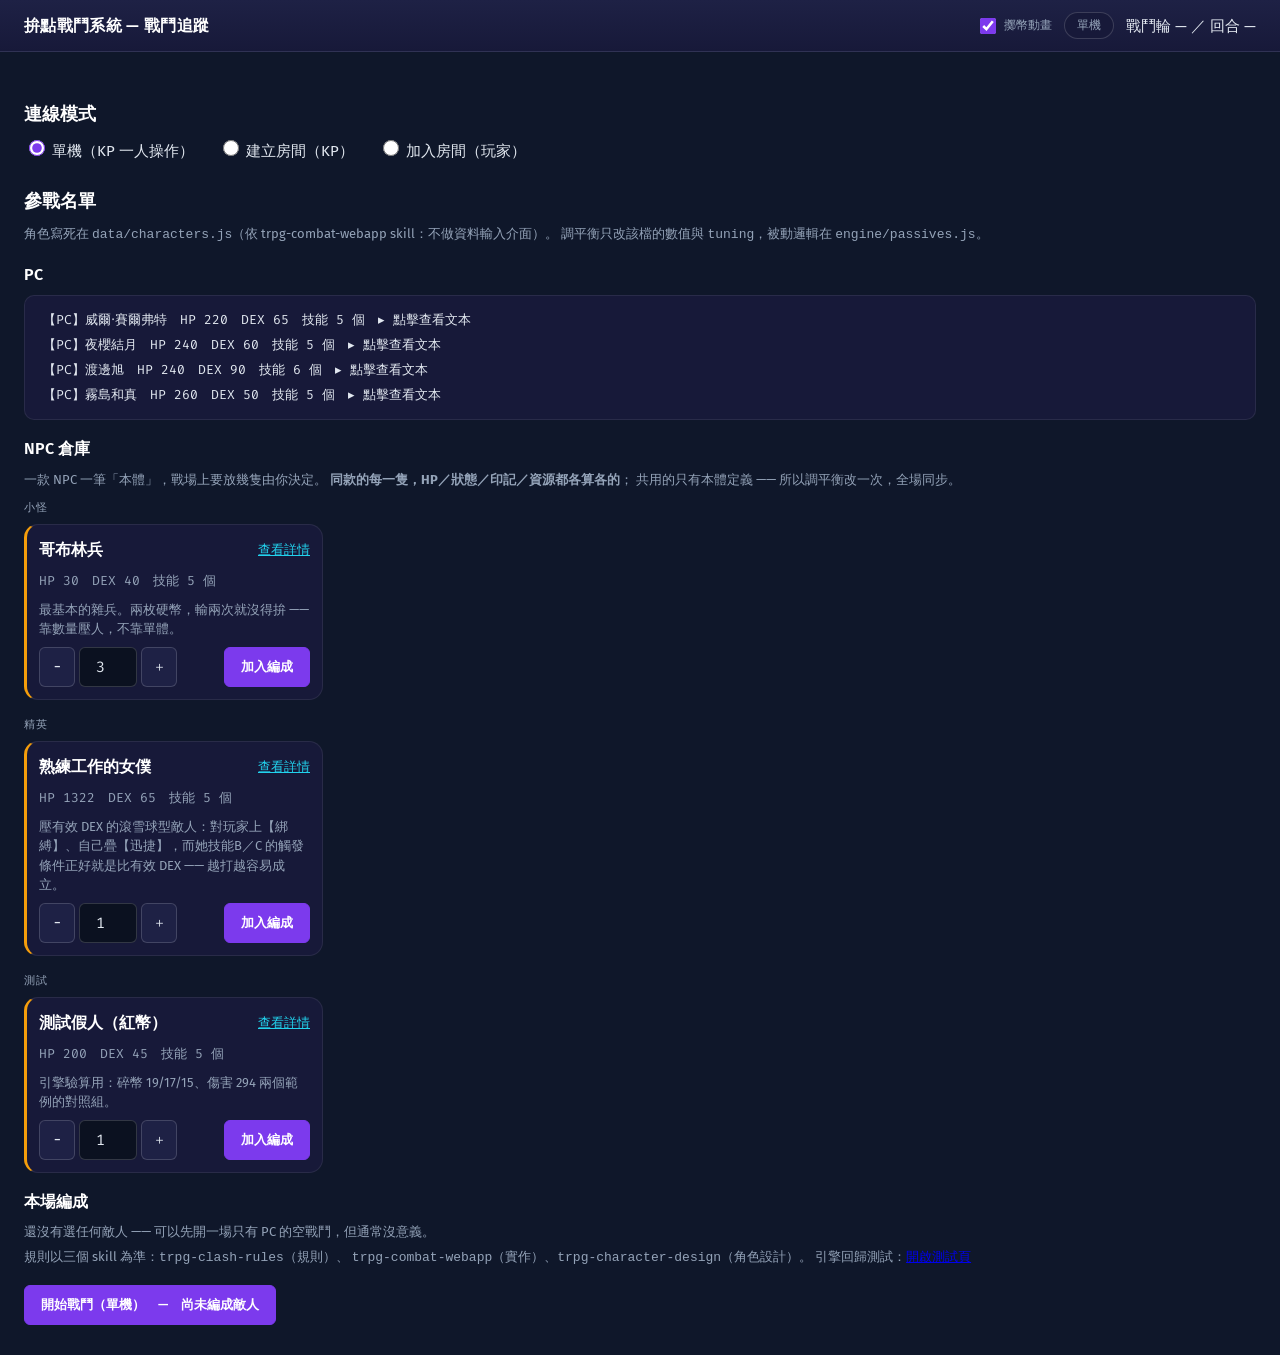
<file: index.html>
<!DOCTYPE html>
<html lang="zh-Hant">
<head>
<meta charset="UTF-8">
<meta name="viewport" content="width=device-width, initial-scale=1.0">
<title>拚點戰鬥系統 — 戰鬥追蹤工具</title>
<link rel="stylesheet" href="style.css">
</head>
<body>
<header>
  <h1>拚點戰鬥系統 — 戰鬥追蹤</h1>
  <div class="header-right">
    <label class="anim-toggle" title="關掉之後，擲硬幣直接算完不演動畫">
      <input type="checkbox" id="animToggle" checked> 擲幣動畫
    </label>
    <span id="connState" class="conn-state">單機</span>
    <span id="turnIndicator">戰鬥輪 — ／ 回合 —</span>
  </div>
</header>

<main>
  <!-- ============ 設定畫面 ============ -->
  <section id="setupScreen">
    <h2>連線模式</h2>
    <div class="row" id="modeRow">
      <label><input type="radio" name="mode" value="solo" checked> 單機（KP 一人操作）</label>
      <label><input type="radio" name="mode" value="kp"> 建立房間（KP）</label>
      <label><input type="radio" name="mode" value="player"> 加入房間（玩家）</label>
    </div>
    <p class="hint hidden" id="syncWarn" style="color:var(--warn);">
      未偵測到 Firebase 設定（js/firebase-config.js 的 databaseURL 為空）→ 連線模式停用，單機照常可用。
    </p>

    <div id="kpRow" class="row hidden">
      <span>房號：</span><span id="roomCode" class="roomcode">————</span>
      <button type="button" id="genRoomBtn">產生房號</button>
      <span class="hint">把房號告訴玩家；正式狀態只有 KP 能寫（KP 端權威）。</span>
    </div>

    <div id="joinRow" class="hidden">
      <div class="row">
        <input type="text" id="joinCode" placeholder="房號" maxlength="8" style="width:110px; text-transform:uppercase;" aria-label="房號">
        <input type="text" id="joinName" placeholder="你的暱稱" style="width:130px;" aria-label="暱稱">
        <button type="button" id="joinBtn" class="primary">加入房間</button>
      </div>
      <div id="joinStatus" class="hint"></div>
    </div>

    <div id="soloRow">
      <h2>參戰名單</h2>
      <p class="hint">
        角色寫死在 <code>data/characters.js</code>（依 trpg-combat-webapp skill：不做資料輸入介面）。
        調平衡只改該檔的數值與 <code>tuning</code>，被動邏輯在 <code>engine/passives.js</code>。
      </p>

      <h3>PC</h3>
      <div id="rosterPreview" class="roster-preview"></div>
      <p class="hint" id="pcPending" style="color:var(--warn);"></p>

      <h3>NPC 倉庫</h3>
      <p class="hint">
        一款 NPC 一筆「本體」，戰場上要放幾隻由你決定。
        <strong>同款的每一隻，HP／狀態／印記／資源都各算各的</strong>；
        共用的只有本體定義 —— 所以調平衡改一次，全場同步。
      </p>
      <div id="npcLibrary"></div>

      <h3>本場編成</h3>
      <div id="npcLineup"></div>
      <p class="hint">
        規則以三個 skill 為準：<code>trpg-clash-rules</code>（規則）、
        <code>trpg-combat-webapp</code>（實作）、<code>trpg-character-design</code>（角色設計）。
        引擎回歸測試：<a href="tests/" target="_blank" rel="noopener">開啟測試頁</a>
      </p>
    </div>

    <div class="row" style="margin-top:16px;">
      <button type="button" id="startBtn" class="primary" style="min-width:220px;">開始戰鬥（單機）</button>
    </div>
  </section>

  <!-- ============ 戰鬥畫面 ============ -->
  <section id="battleScreen" class="hidden">
    <div class="row">
      <button type="button" id="backBtn">← 回設定</button>
      <div id="phaseTitle" class="phase-indicator">階段一・回合開始</div>
    </div>

    <div id="turnOrder" class="turn-order"></div>
    <div id="playerRoster" class="row"></div>
    <div id="panels" class="entity-panels"></div>
    <div id="actionArea" class="phase-action"></div>

    <h3>事件紀錄</h3>
    <div id="eventLog" class="battle-log" aria-live="polite"></div>
  </section>
</main>

<!-- Firebase SDK 用到才動態載入（見 js/sync.js）；離線或未設定時單機照常可用 -->
<script src="js/firebase-config.js"></script>
<script src="js/sync.js"></script>

<!-- 引擎（純計算，無 DOM 依賴）-->
<script src="engine/states.js"></script>
<script src="engine/effects.js"></script>
<script src="engine/clash.js"></script>
<script src="engine/damage.js"></script>
<script src="engine/passives.js"></script>
<script src="engine/turn.js"></script>

<!-- 角色資料（唯一的改平衡處）-->
<script src="data/characters.js"></script>

<!-- UI -->
<script src="ui/panels.js"></script>
<script src="ui/detail.js"></script>
<script src="ui/library.js"></script>
<script src="ui/coins.js"></script>
<script src="ui/battle.js"></script>
<script src="ui/app.js"></script>
</body>
</html>
</file>
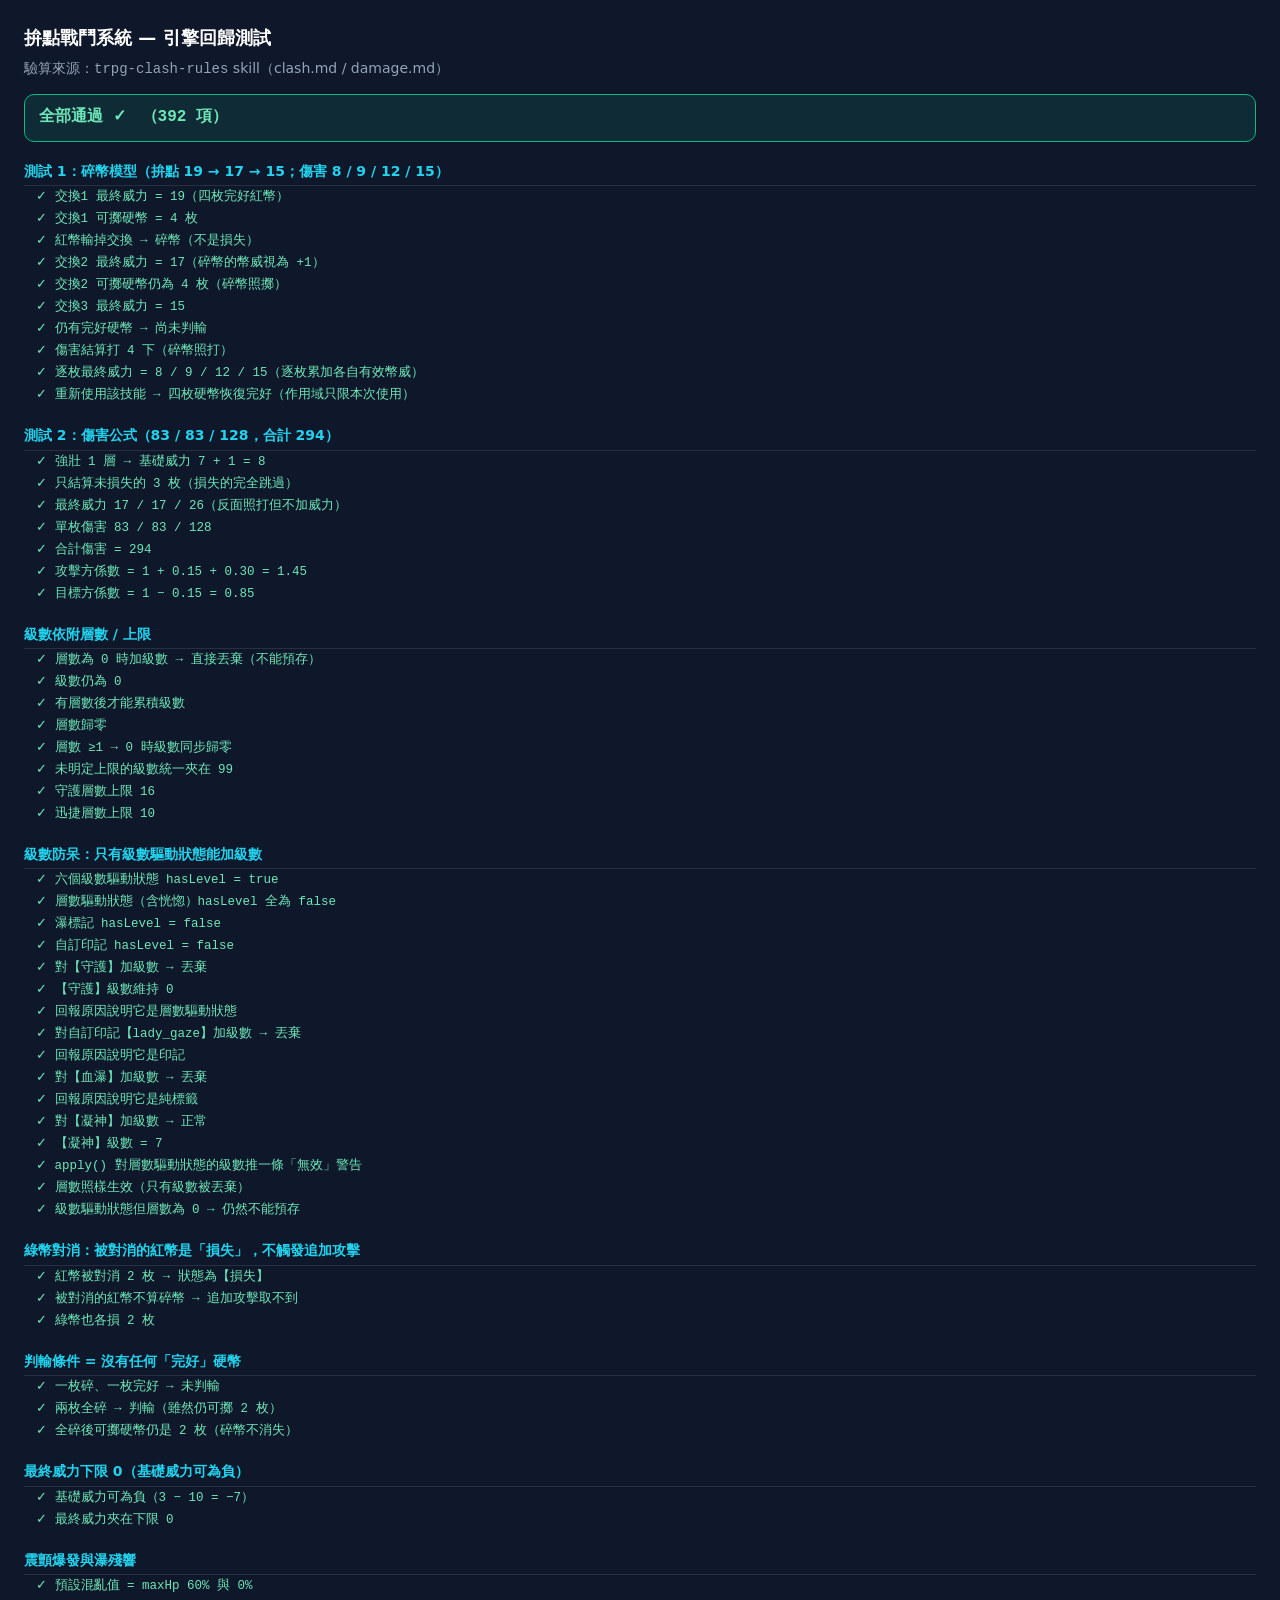
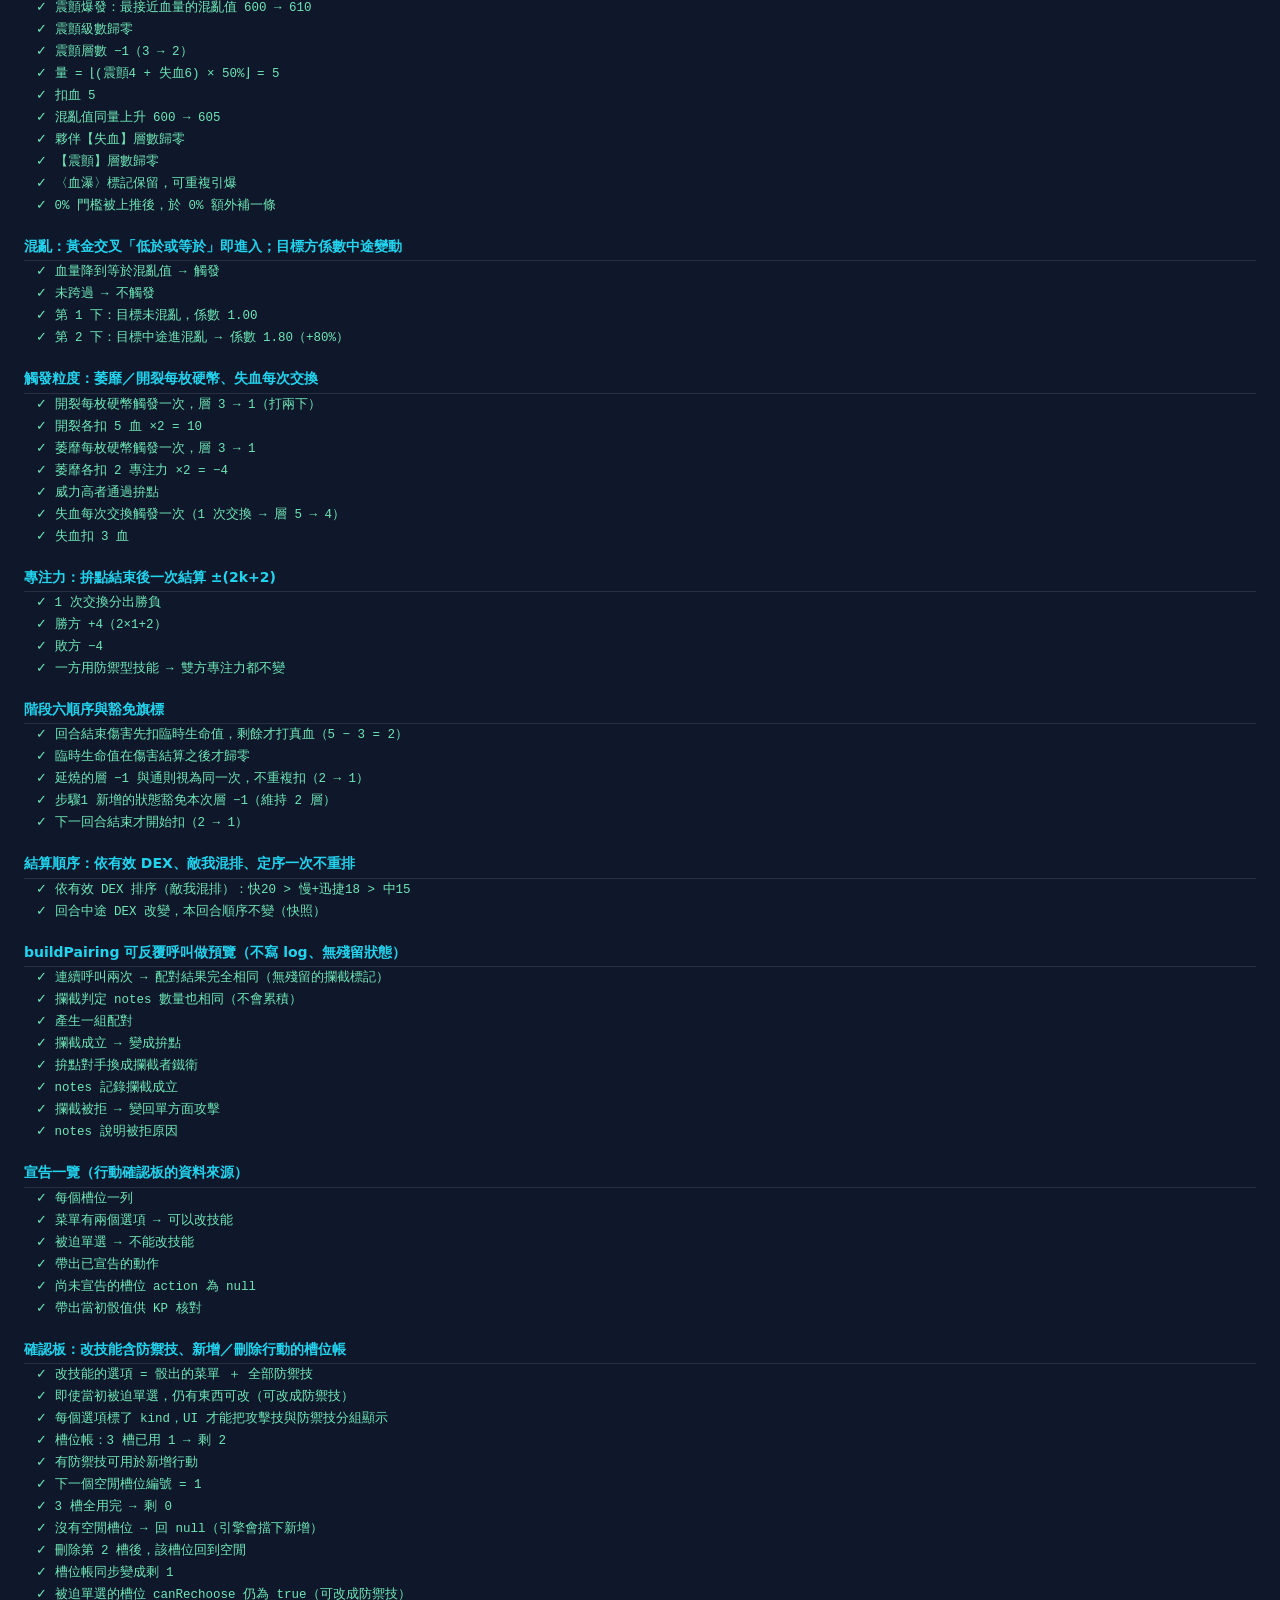
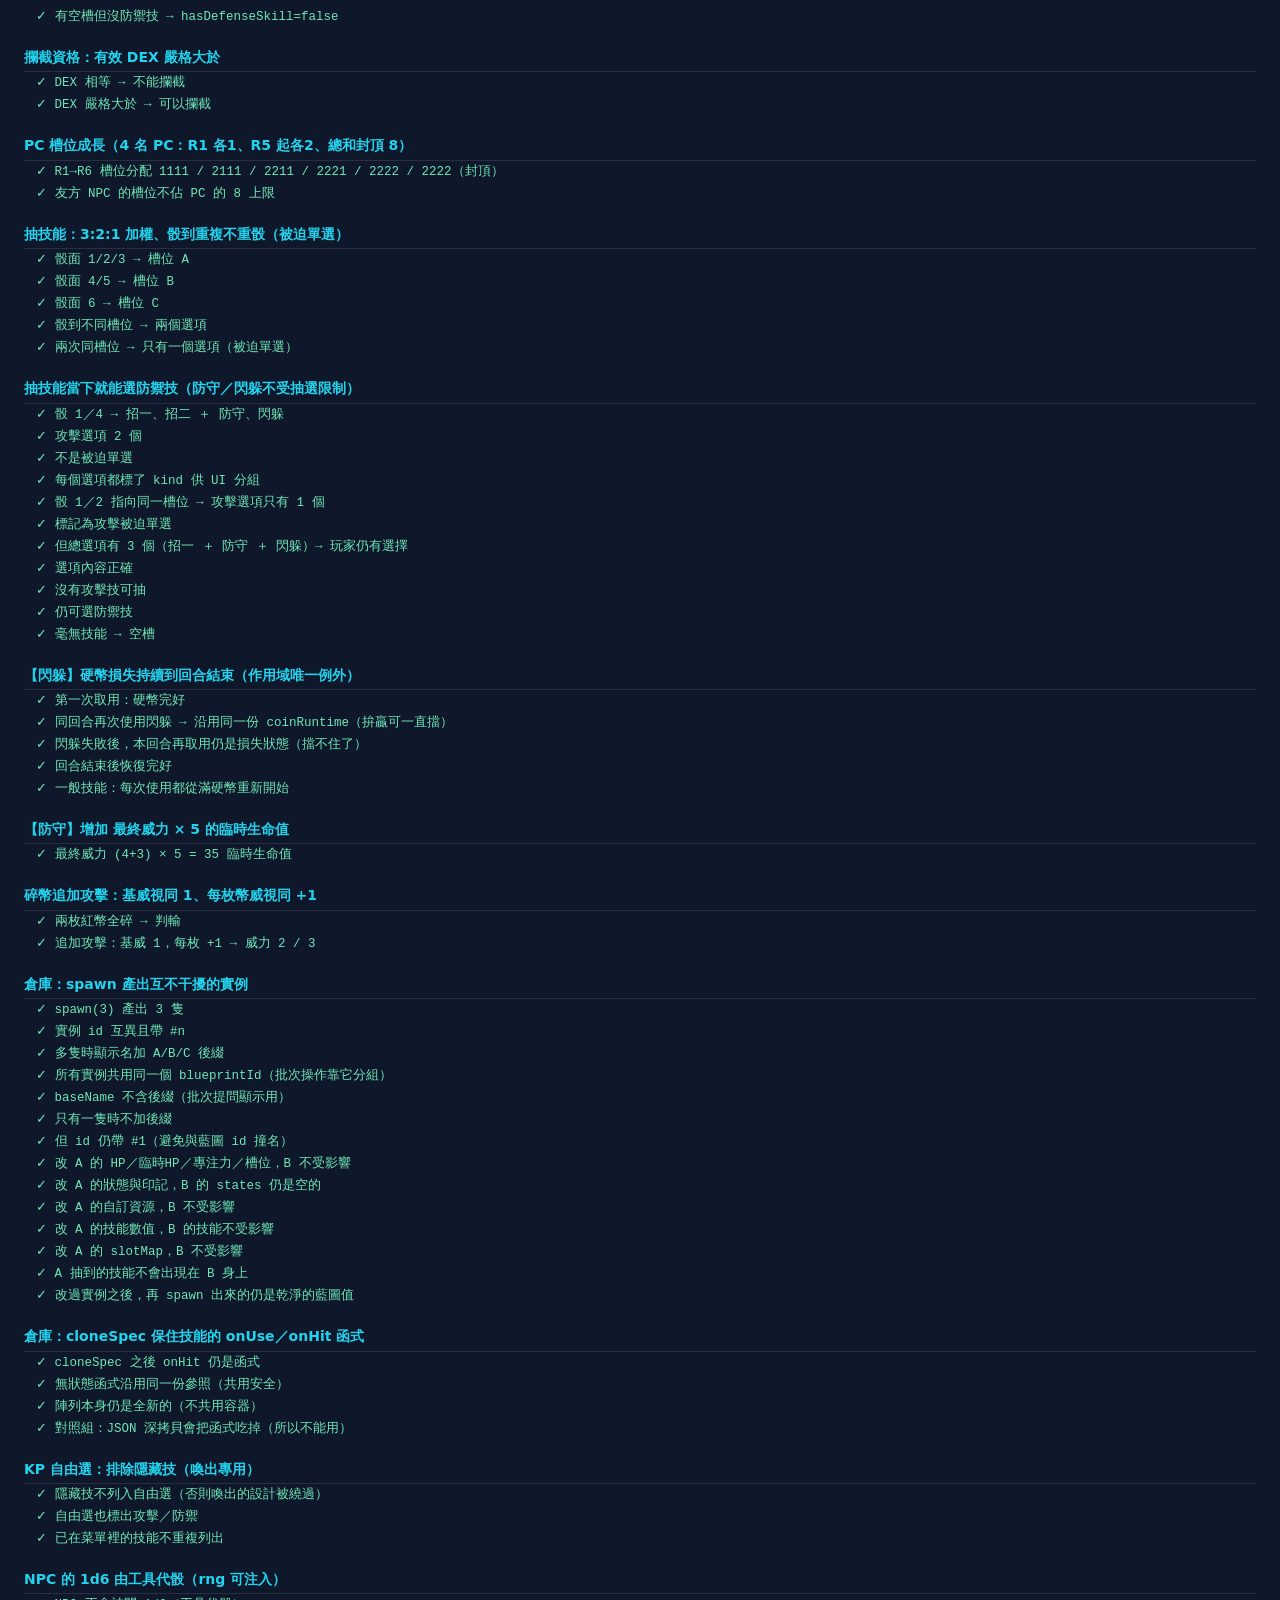
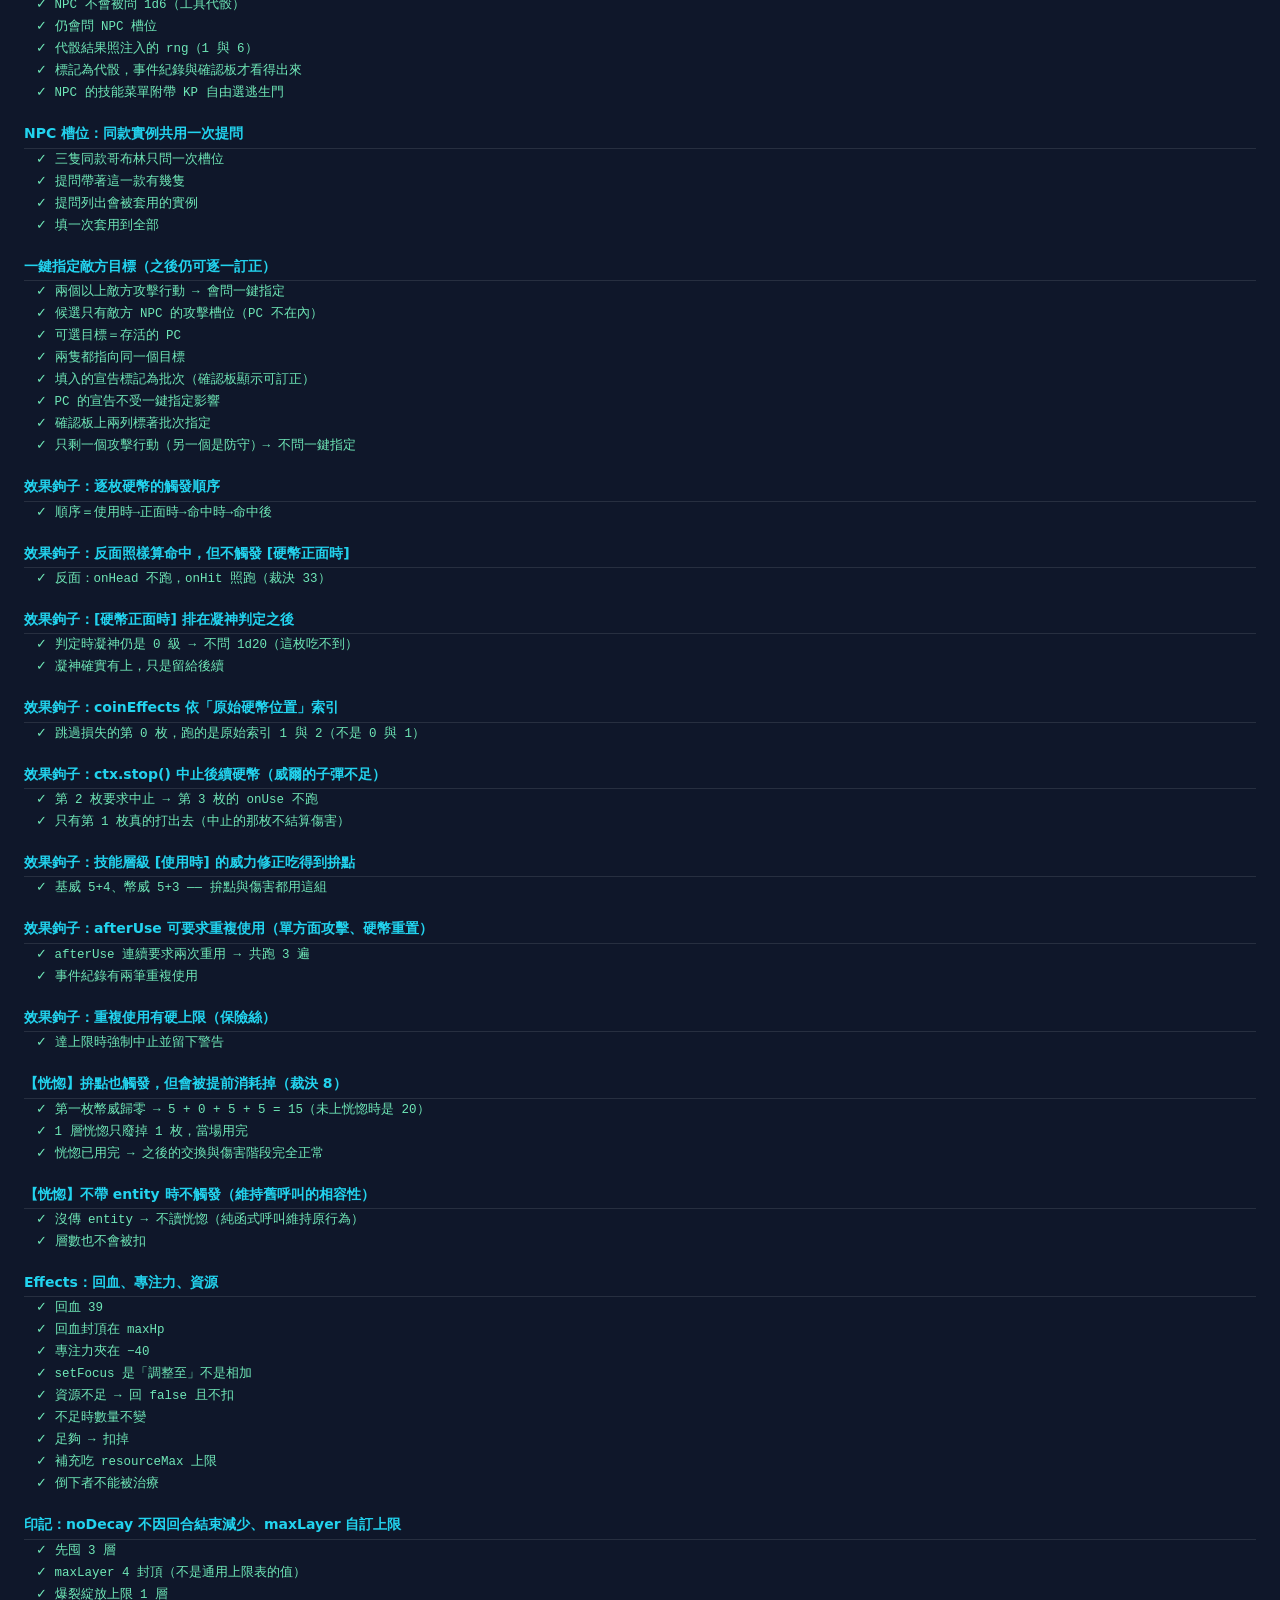
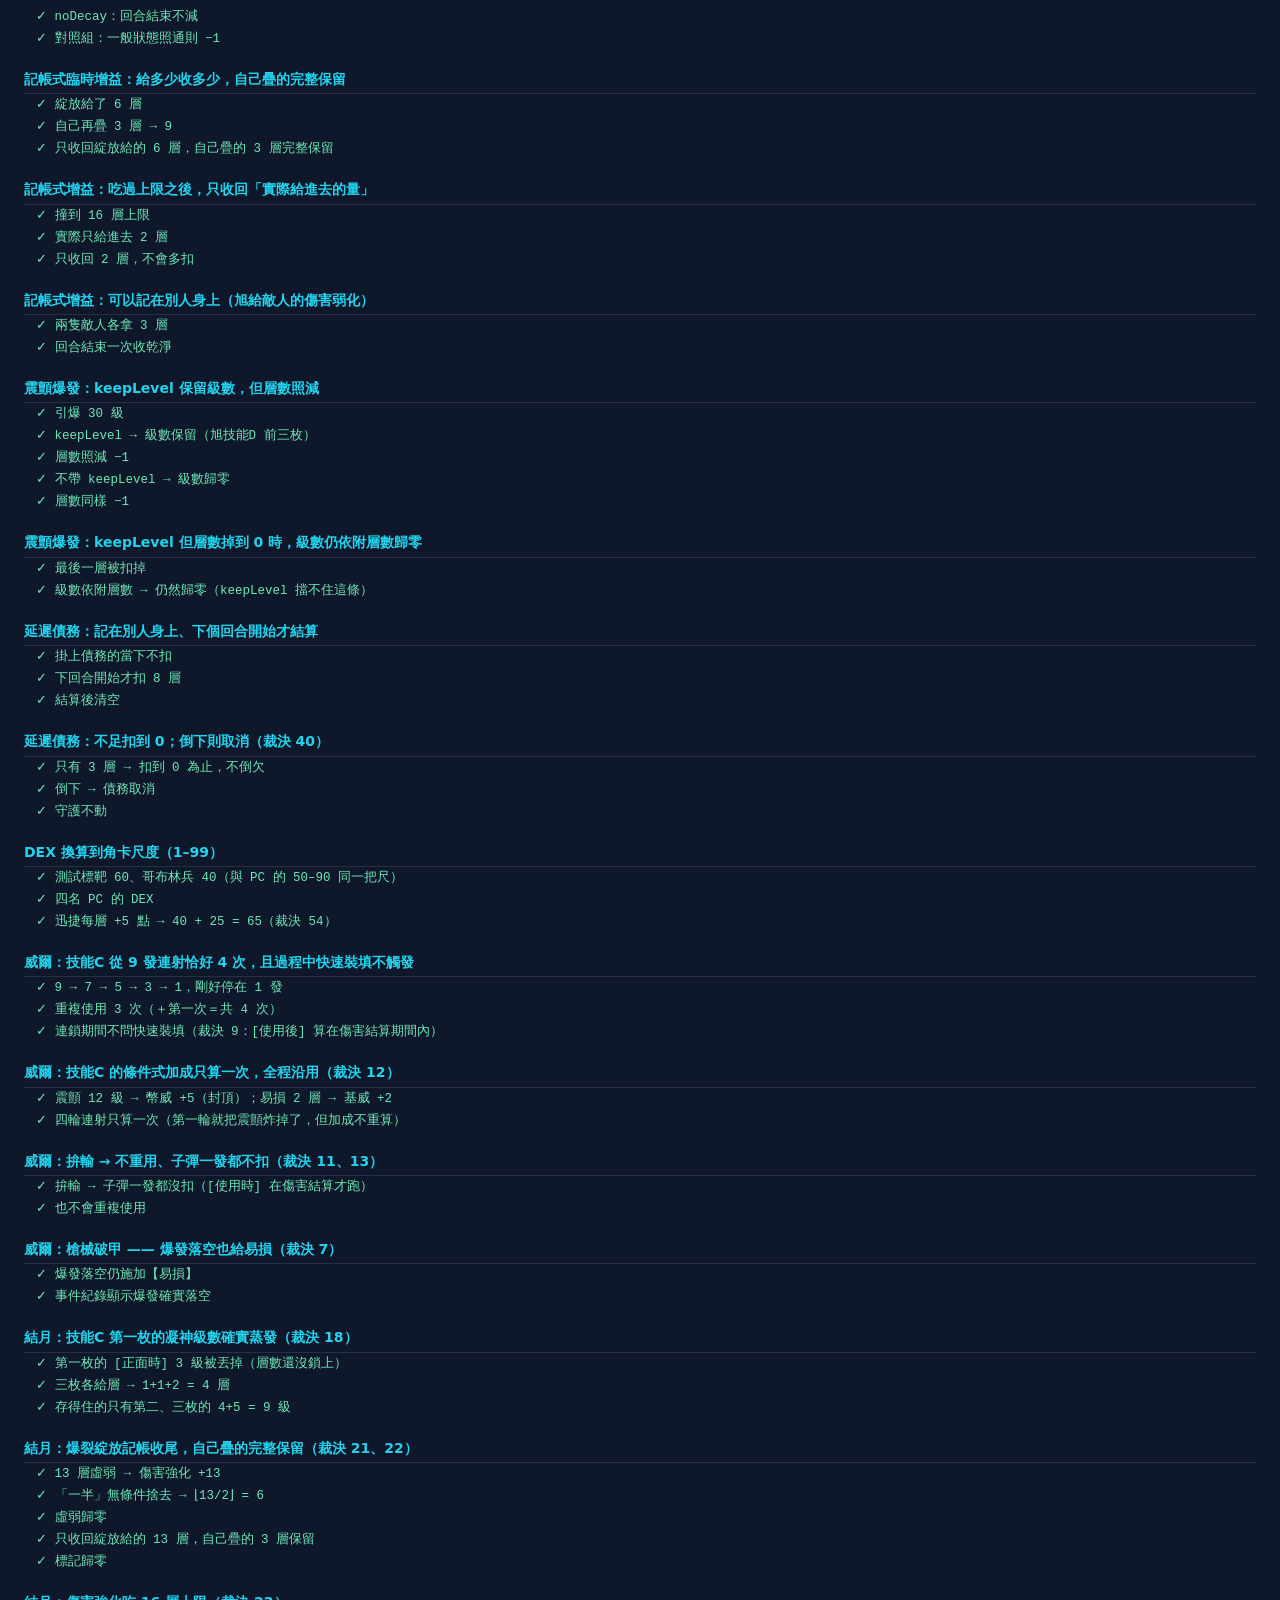
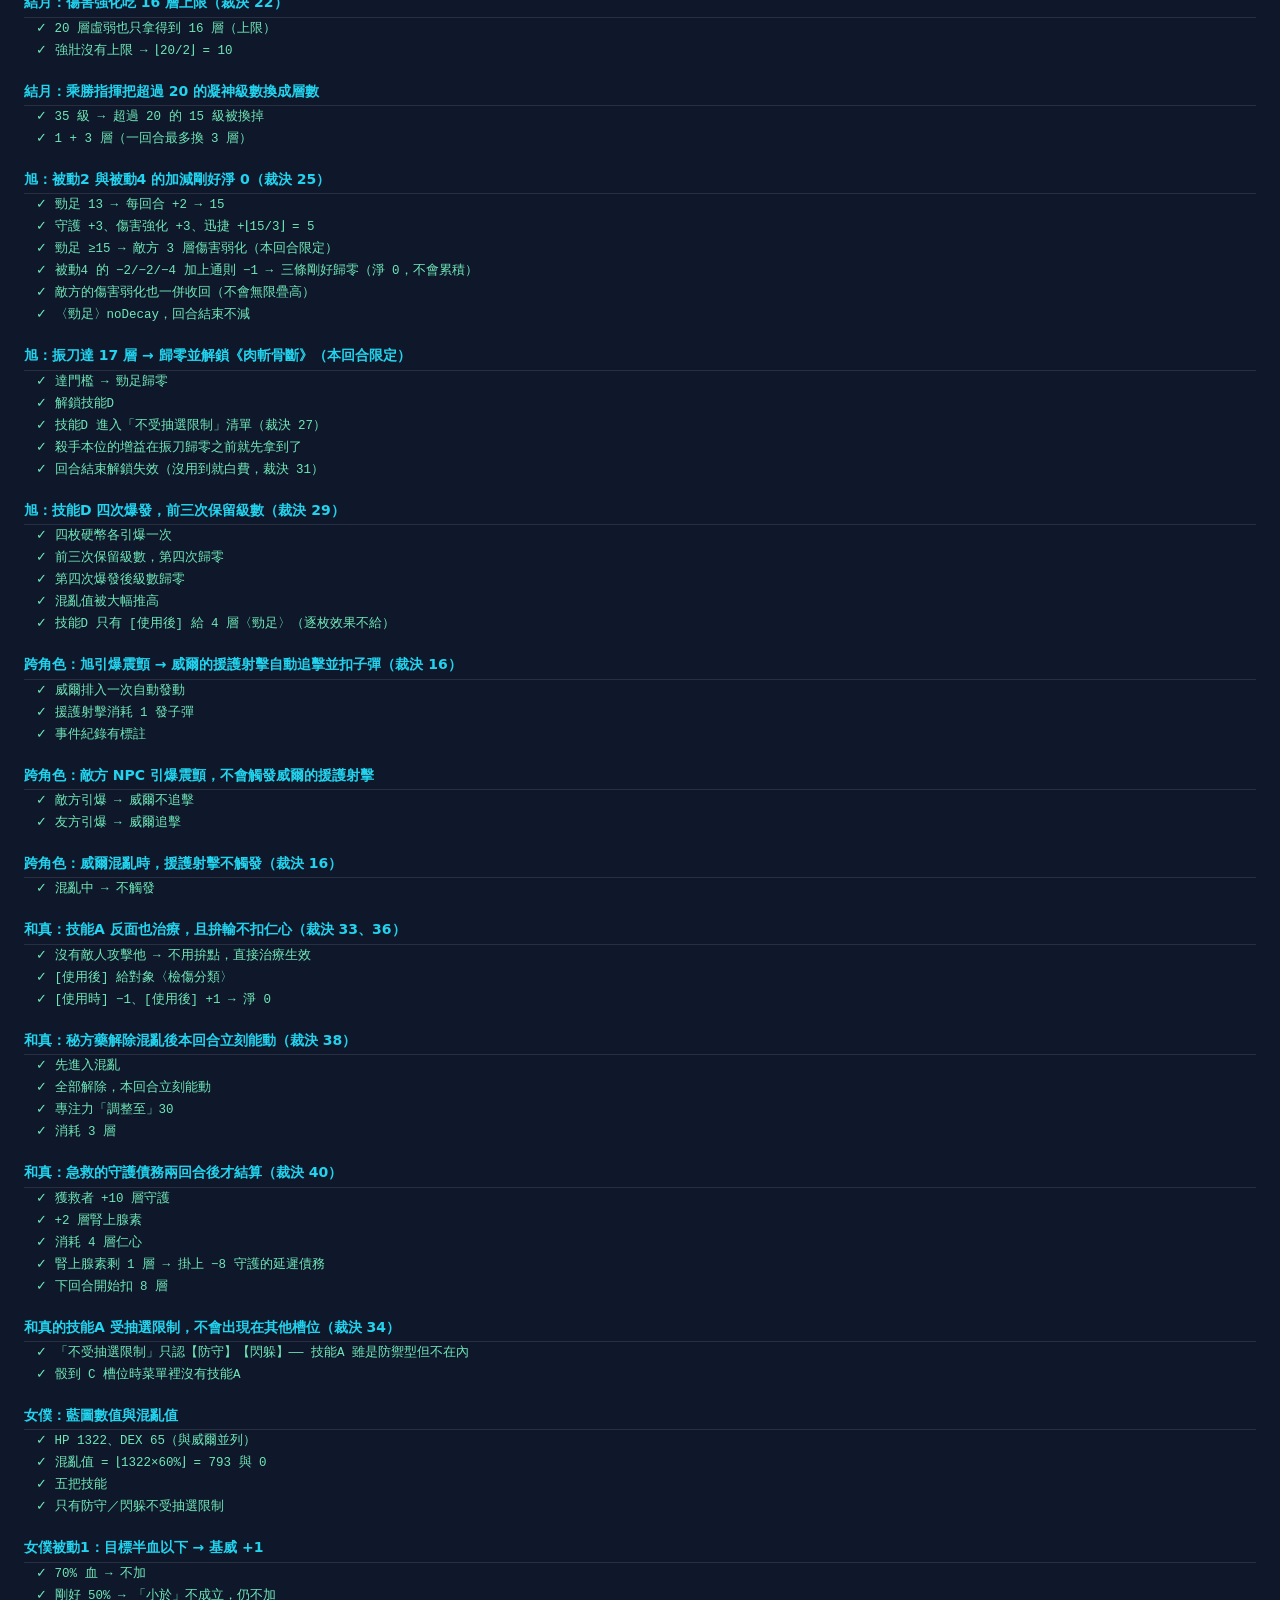
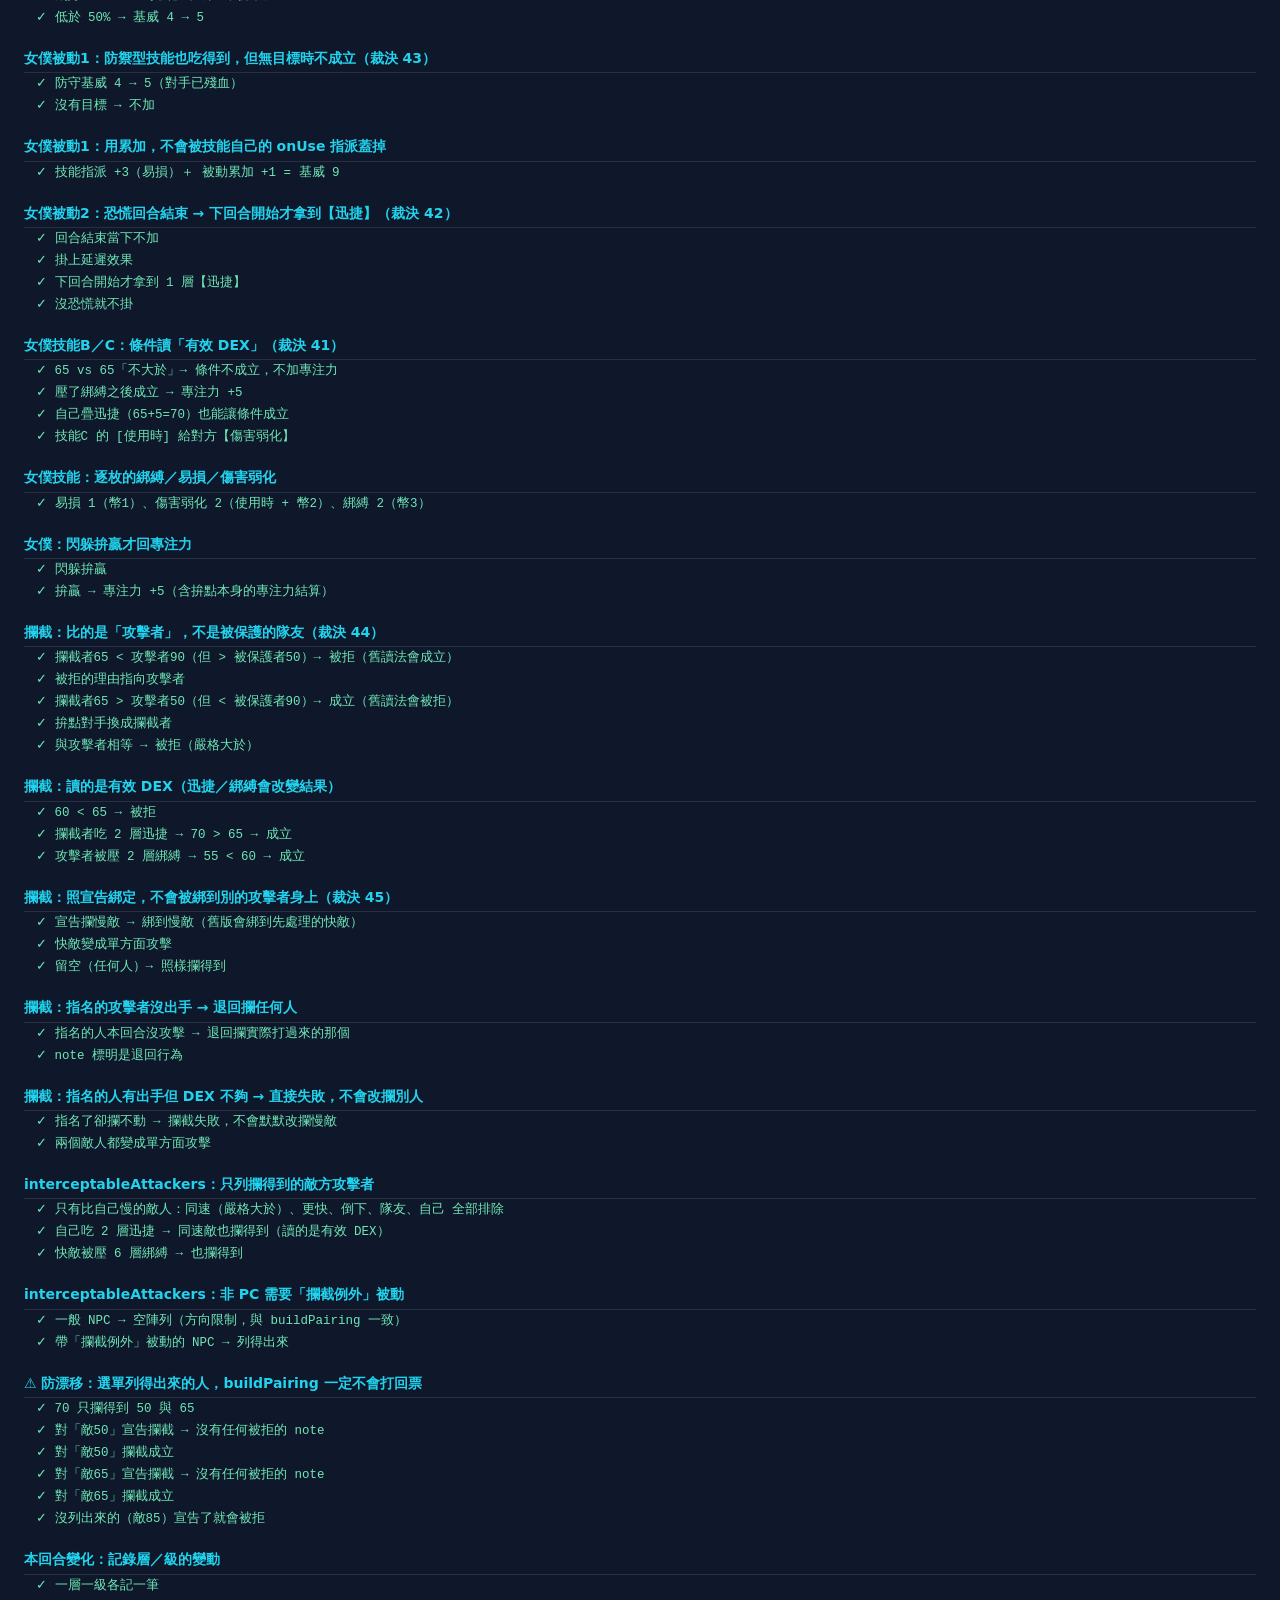
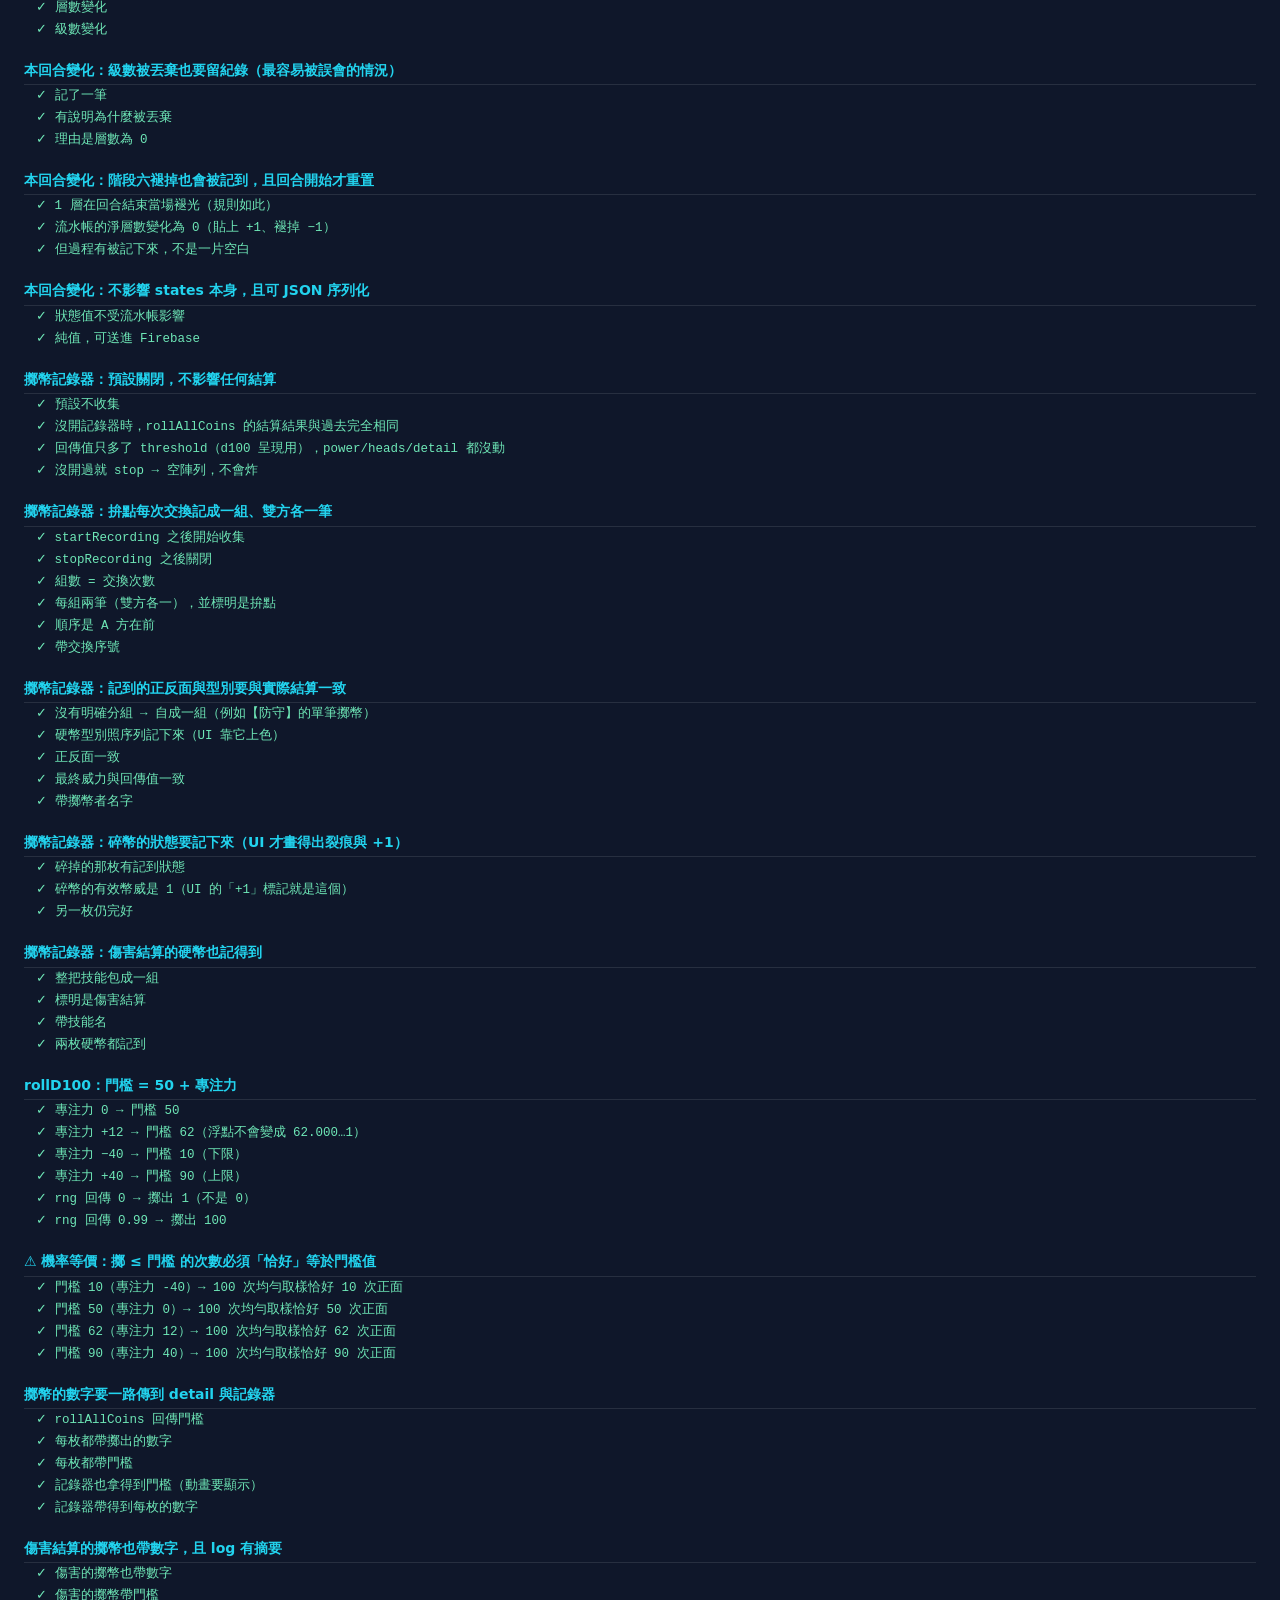
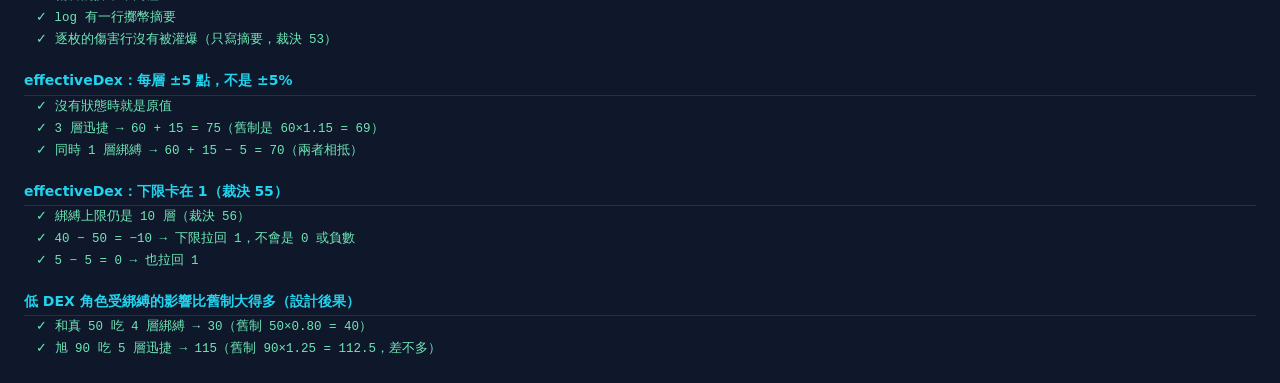
<file: tests/index.html>
<!DOCTYPE html>
<html lang="zh-Hant">
<head>
<meta charset="UTF-8">
<meta name="viewport" content="width=device-width, initial-scale=1.0">
<title>拚點戰鬥系統 — 回歸測試</title>
<style>
  body { background:#0F172A; color:#E2E8F0; font-family:"Fira Sans","Microsoft JhengHei",system-ui,sans-serif;
         margin:0; padding:24px; font-size:14px; line-height:1.6; }
  h1 { font-size:18px; color:#fff; margin:0 0 4px; }
  #summary { font-size:16px; font-weight:600; padding:10px 14px; border-radius:10px; margin:14px 0;
             font-family:"Fira Code",Consolas,monospace; }
  #summary.ok { background:rgba(16,185,129,.12); border:1px solid #10B981; color:#6EE7B7; }
  #summary.bad { background:rgba(220,38,38,.12); border:1px solid #DC2626; color:#FCA5A5; }
  .sec { margin-top:18px; font-weight:600; color:#22D3EE; border-bottom:1px solid rgba(255,255,255,.1); padding-bottom:3px; }
  .ok { color:#6EE7B7; }
  .bad { color:#FCA5A5; font-weight:600; }
  .line { padding:1px 0 1px 12px; font-family:"Fira Code",Consolas,"Microsoft JhengHei",monospace; font-size:12.5px; }
</style>
</head>
<body>
<h1>拚點戰鬥系統 — 引擎回歸測試</h1>
<p style="color:#94A3B8; margin:2px 0 0;">驗算來源：<code>trpg-clash-rules</code> skill（clash.md / damage.md）</p>
<div id="summary">執行中…</div>
<div id="out"></div>

<script src="../engine/states.js"></script>
<script src="../engine/effects.js"></script>
<script src="../engine/clash.js"></script>
<script src="../engine/damage.js"></script>
<script src="../engine/passives.js"></script>
<script src="../engine/turn.js"></script>
<script src="../data/characters.js"></script>
<script src="tests.js"></script>
<script>
(function () {
  var res;
  try { res = window.runTests(); }
  catch (err) {
    document.getElementById("summary").className = "bad";
    document.getElementById("summary").textContent = "測試執行崩潰：" + err.message;
    console.error(err);
    window.__testResult = { pass: 0, fail: -1, crash: String(err && err.stack || err) };
    return;
  }
  var sum = document.getElementById("summary");
  sum.className = res.fail === 0 ? "ok" : "bad";
  sum.textContent = res.fail === 0
    ? "全部通過 ✓　（" + res.pass + " 項）"
    : "通過 " + res.pass + " 項、失敗 " + res.fail + " 項";
  var out = document.getElementById("out");
  res.lines.forEach(function (l) {
    var d = document.createElement("div");
    if (l.section) { d.className = "sec"; d.textContent = l.text; }
    else { d.className = "line " + (l.ok ? "ok" : "bad"); d.textContent = l.text; }
    out.appendChild(d);
  });
  window.__testResult = { pass: res.pass, fail: res.fail, failures: res.failures };
  console.log("測試結果：通過 " + res.pass + "、失敗 " + res.fail);
  if (res.fail) console.log("失敗清單：" + res.failures.join(" | "));
})();
</script>
</body>
</html>
</file>
<file: style.css>
/* ============================================================
   拚點戰鬥系統 — Design Tokens (ui-ux-pro-max: Dark Mode OLED)
   Style: OLED dark / violet primary / cyan accent
   Typography: Fira Sans (UI) + Fira Code (數字/代碼), CJK fallback
   ============================================================ */
@import url('https://fonts.googleapis.com/css2?family=Fira+Code:wght@400;500;600&family=Fira+Sans:wght@400;500;600;700&display=swap');

:root {
  /* ---- semantic color tokens ---- */
  --color-background: #0F172A;
  --color-surface: #171939;
  --color-surface-2: #1E2145;
  --color-foreground: #E2E8F0;
  --color-foreground-strong: #FFFFFF;
  --color-muted-fg: #94A3B8;
  --color-border: rgba(255, 255, 255, 0.08);
  --color-border-strong: rgba(255, 255, 255, 0.16);
  --color-primary: #7C3AED;
  --color-primary-hover: #8B5CF6;
  --color-on-primary: #FFFFFF;
  --color-secondary: #6366F1;
  --color-accent: #0891B2;
  --color-accent-fg: #22D3EE;
  --color-success: #10B981;
  --color-warning: #F59E0B;
  --color-destructive: #DC2626;
  --color-destructive-hover: #EF4444;
  --color-ring: #8B5CF6;

  /* ---- legacy aliases（battle 畫面沿用） ---- */
  --bg: var(--color-background);
  --panel: var(--color-surface);
  --panel2: var(--color-surface-2);
  --border: var(--color-border);
  --text: var(--color-foreground);
  --muted: var(--color-muted-fg);
  --accent: var(--color-primary-hover);
  --good: var(--color-success);
  --bad: var(--color-destructive-hover);
  --warn: var(--color-warning);

  /* ---- spacing scale (4/8) ---- */
  --space-1: 4px; --space-2: 8px; --space-3: 12px;
  --space-4: 16px; --space-5: 24px; --space-6: 32px; --space-7: 48px;

  /* ---- type scale ---- */
  --font-ui: "Fira Sans", "Segoe UI", "Microsoft JhengHei", system-ui, sans-serif;
  --font-mono: "Fira Code", Consolas, "Microsoft JhengHei", monospace;
  --text-xs: 12px; --text-sm: 13px; --text-base: 15px;
  --text-md: 16px; --text-lg: 18px; --text-xl: 24px;

  /* ---- misc ---- */
  --radius-sm: 6px; --radius-md: 10px; --radius-lg: 14px;
  --transition: 180ms ease-out;
  --shadow-1: 0 1px 3px rgba(0,0,0,.4);
  --shadow-2: 0 4px 16px rgba(0,0,0,.45);
  --focus-ring: 0 0 0 2px var(--color-background), 0 0 0 4px var(--color-ring);
}

* { box-sizing: border-box; }

html { -webkit-text-size-adjust: 100%; }

body {
  margin: 0;
  background: var(--color-background);
  color: var(--color-foreground);
  font-family: var(--font-ui);
  font-size: var(--text-base);
  line-height: 1.6;
}

@media (prefers-reduced-motion: reduce) {
  *, *::before, *::after { transition-duration: 0.01ms !important; animation-duration: 0.01ms !important; }
}

/* ============ header ============ */
header {
  display: flex;
  justify-content: space-between;
  align-items: center;
  gap: var(--space-3);
  padding: var(--space-3) var(--space-5);
  background: linear-gradient(180deg, var(--color-surface-2), var(--color-surface));
  border-bottom: 1px solid var(--color-border);
  position: sticky; top: 0; z-index: 100;
}
header h1 { font-size: var(--text-md); font-weight: 600; margin: 0; letter-spacing: .02em; color: var(--color-foreground-strong); }
.header-right { display: flex; align-items: center; gap: var(--space-3); }
.anim-toggle {
  display: flex; align-items: center; gap: 5px;
  font-size: var(--text-xs); color: var(--color-muted-fg); cursor: pointer;
}
.anim-toggle input { width: 14px; height: 14px; min-height: 0; accent-color: var(--color-primary); }
#turnRoundIndicator { font-weight: 600; font-size: var(--text-sm); color: var(--color-accent-fg); font-family: var(--font-mono); font-variant-numeric: tabular-nums; }
.conn-state {
  font-size: var(--text-xs);
  padding: 3px 12px;
  border-radius: 999px;
  background: var(--color-surface);
  border: 1px solid var(--color-border-strong);
  color: var(--color-muted-fg);
}
.roomcode {
  font-family: var(--font-mono);
  font-size: 20px; font-weight: 600;
  letter-spacing: 4px;
  color: var(--color-accent-fg);
  background: #0B1120;
  padding: 2px 12px;
  border-radius: var(--radius-sm);
  border: 1px solid var(--color-border);
}

main { padding: var(--space-5); max-width: 1440px; margin: 0 auto; }

h2 { font-size: var(--text-lg); font-weight: 600; color: var(--color-foreground-strong); margin: var(--space-5) 0 var(--space-2); }
h3 { font-size: var(--text-md); font-weight: 600; color: var(--color-foreground-strong); margin: var(--space-4) 0 var(--space-2); }
h4 { font-size: var(--text-base); font-weight: 600; margin: 0 0 var(--space-2); color: var(--color-foreground-strong); }

.hint { color: var(--color-muted-fg); font-size: var(--text-sm); margin: var(--space-1) 0; }
.error { color: var(--color-destructive-hover); white-space: pre-wrap; font-size: var(--text-sm); }
.hidden { display: none !important; }
.row { display: flex; gap: var(--space-2); align-items: center; margin: var(--space-2) 0; flex-wrap: wrap; }

/* ============ form primitives ============ */
input[type=text], input[type=number], select, textarea {
  background: #0B1120;
  color: var(--color-foreground);
  border: 1px solid var(--color-border-strong);
  border-radius: var(--radius-sm);
  padding: 8px 10px;
  font-family: var(--font-ui);
  font-size: var(--text-base);
  min-height: 40px;
  transition: border-color var(--transition), box-shadow var(--transition);
}
input[type=number] { font-family: var(--font-mono); font-variant-numeric: tabular-nums; }
input:focus-visible, select:focus-visible, textarea:focus-visible, button:focus-visible {
  outline: none;
  box-shadow: var(--focus-ring);
}
input[type=checkbox], input[type=radio] { accent-color: var(--color-primary); width: 16px; height: 16px; cursor: pointer; }
label { cursor: pointer; }

.field { display: flex; flex-direction: column; gap: 4px; margin: var(--space-2) 0; }
.field > label { font-size: var(--text-sm); font-weight: 500; color: var(--color-muted-fg); }
.field.invalid input, .field.invalid select { border-color: var(--color-destructive); }
.field-error { color: var(--color-destructive-hover); font-size: var(--text-xs); min-height: 0; }
.field-grid { display: grid; grid-template-columns: repeat(auto-fill, minmax(120px, 1fr)); gap: var(--space-2) var(--space-3); }

button {
  background: var(--color-surface-2);
  color: var(--color-foreground);
  border: 1px solid var(--color-border-strong);
  border-radius: var(--radius-sm);
  padding: 8px 16px;
  min-height: 40px;
  font-family: var(--font-ui);
  font-size: var(--text-sm);
  font-weight: 500;
  cursor: pointer;
  transition: background var(--transition), border-color var(--transition), transform 120ms ease-out;
}
button:hover { background: #262a55; border-color: var(--color-border-strong); }
button:active { transform: scale(0.97); }
button.primary {
  background: var(--color-primary);
  border-color: var(--color-primary);
  color: var(--color-on-primary);
  font-weight: 600;
}
button.primary:hover { background: var(--color-primary-hover); }
button.danger { color: var(--color-destructive-hover); border-color: rgba(220,38,38,.4); }
button.danger:hover { background: rgba(220,38,38,.12); }
button:disabled { opacity: 0.45; cursor: not-allowed; }
button.icon-btn {
  min-width: 32px; min-height: 32px;
  padding: 4px;
  display: inline-flex; align-items: center; justify-content: center;
  position: relative;
}
/* 44px 觸控熱區（視覺 32px、熱區擴大） */
button.icon-btn::after { content: ""; position: absolute; inset: -6px; }
button.icon-btn svg { width: 16px; height: 16px; stroke: currentColor; fill: none; stroke-width: 2; stroke-linecap: round; stroke-linejoin: round; }

/* ============ setup screen ============ */
#modeRow label { margin-right: var(--space-4); cursor: pointer; font-size: var(--text-base); }
.reconnect-banner {
  display: flex; align-items: center; gap: var(--space-3);
  padding: var(--space-3) var(--space-4);
  margin-bottom: var(--space-3);
  background: rgba(16,185,129,.08);
  border: 1px solid rgba(16,185,129,.4);
  border-radius: var(--radius-md);
}

/* ---- editor 三欄 ---- */
.editor-layout {
  display: grid;
  grid-template-columns: 260px minmax(0, 1fr) 300px;
  gap: var(--space-4);
  align-items: start;
  margin: var(--space-4) 0;
}
@media (max-width: 1024px) { .editor-layout { grid-template-columns: 1fr; } }

.pane {
  background: var(--color-surface);
  border: 1px solid var(--color-border);
  border-radius: var(--radius-lg);
  padding: var(--space-4);
  box-shadow: var(--shadow-1);
}
.pane-title { font-size: var(--text-sm); font-weight: 600; color: var(--color-muted-fg); text-transform: uppercase; letter-spacing: .08em; margin: 0 0 var(--space-3); }

/* 左欄：角色清單 */
.roster-item {
  display: flex; align-items: center; gap: var(--space-2);
  width: 100%;
  text-align: left;
  background: transparent;
  border: 1px solid transparent;
  border-radius: var(--radius-md);
  padding: 10px 12px;
  margin-bottom: var(--space-1);
  cursor: pointer;
  transition: background var(--transition), border-color var(--transition);
}
.roster-item:hover { background: var(--color-surface-2); }
.roster-item.selected { background: rgba(124,58,237,.15); border-color: rgba(139,92,246,.5); }
.roster-item .ri-name { font-weight: 600; color: var(--color-foreground-strong); flex: 1; min-width: 0; overflow: hidden; text-overflow: ellipsis; white-space: nowrap; }
.roster-item .ri-sub { font-size: var(--text-xs); color: var(--color-muted-fg); font-family: var(--font-mono); }
.badge {
  font-size: 11px; font-weight: 600;
  padding: 1px 8px; border-radius: 999px;
  border: 1px solid;
}
.badge.pc { color: #A78BFA; border-color: rgba(167,139,250,.5); background: rgba(124,58,237,.12); }
.badge.npc { color: var(--color-warning); border-color: rgba(245,158,11,.5); background: rgba(245,158,11,.1); }

/* 中欄：編輯表單 */
.editor-section {
  border: 1px solid var(--color-border);
  border-radius: var(--radius-md);
  margin: var(--space-3) 0;
  background: rgba(255,255,255,.015);
}
.editor-section > summary {
  cursor: pointer;
  padding: var(--space-3) var(--space-4);
  font-weight: 600;
  color: var(--color-foreground-strong);
  list-style: none;
  display: flex; align-items: center; gap: var(--space-2);
  user-select: none;
}
.editor-section > summary::before {
  content: ""; width: 8px; height: 8px;
  border-right: 2px solid var(--color-muted-fg); border-bottom: 2px solid var(--color-muted-fg);
  transform: rotate(-45deg); transition: transform var(--transition);
}
.editor-section[open] > summary::before { transform: rotate(45deg); }
.editor-section > .sec-body { padding: 0 var(--space-4) var(--space-4); }
.sec-count { font-size: var(--text-xs); color: var(--color-muted-fg); font-weight: 400; }

/* 子卡片（技能/效果/被動/規則） */
.sub-card {
  border: 1px solid var(--color-border);
  border-radius: var(--radius-md);
  padding: var(--space-3);
  margin: var(--space-2) 0;
  background: var(--color-surface);
}
.sub-card-head { display: flex; align-items: center; gap: var(--space-2); margin-bottom: var(--space-2); }
.sub-card-head .title { font-weight: 600; color: var(--color-foreground-strong); flex: 1; }
.sub-sub {
  border-left: 2px solid var(--color-border-strong);
  padding-left: var(--space-3);
  margin: var(--space-2) 0;
}

/* 硬幣 chip */
.coin-row { display: flex; align-items: center; gap: var(--space-1); flex-wrap: wrap; margin: var(--space-1) 0; }
.coin-chip {
  display: inline-flex; align-items: center; gap: 4px;
  border-radius: 999px;
  padding: 3px 6px 3px 10px;
  font-size: var(--text-xs); font-weight: 600;
  border: 1px solid;
}
.coin-chip.normal { background: rgba(148,163,184,.12); border-color: rgba(148,163,184,.4); color: #CBD5E1; }
.coin-chip.red { background: rgba(220,38,38,.14); border-color: rgba(239,68,68,.5); color: #FCA5A5; }
.coin-chip.green { background: rgba(16,185,129,.12); border-color: rgba(16,185,129,.5); color: #6EE7B7; }
.coin-chip button { min-height: 0; min-width: 0; padding: 0 3px; border: none; background: transparent; color: inherit; font-size: 12px; line-height: 1; }
.coin-chip button:hover { background: rgba(255,255,255,.12); border-radius: 4px; }

/* 句子式建構器：文字與控件行內混排 */
.sentence {
  display: flex;
  flex-wrap: wrap;
  align-items: center;
  gap: 6px;
  margin: var(--space-2) 0;
  line-height: 1.9;
}
.sentence .s-text { color: var(--color-foreground); }
.sentence select, .sentence .inline-sel,
.sentence input.inline-num, .sentence input.inline-text,
.sentence .state-select-holder select, .sentence .state-select-holder input {
  min-height: 34px;
  padding: 4px 8px;
  font-size: var(--text-sm);
}
.sentence input.inline-num { width: 76px; }
.sentence input.inline-text { width: 160px; }
.sentence .icon-btn { margin-left: auto; }
.state-select-holder { display: inline-flex; }
select optgroup { color: var(--color-accent-fg); font-style: normal; }
select option { color: var(--color-foreground); }

/* 進階 JSON drawer */
.json-drawer { margin-top: var(--space-4); }
.json-drawer > summary {
  cursor: pointer;
  color: var(--color-accent-fg);
  font-size: var(--text-sm);
  font-weight: 500;
  user-select: none;
}
textarea#rosterJson {
  width: 100%;
  height: 300px;
  background: #0B1120;
  color: #A5F3FC;
  font-family: var(--font-mono);
  font-size: 12.5px;
  line-height: 1.55;
  border: 1px solid var(--color-border-strong);
  border-radius: var(--radius-md);
  padding: var(--space-3);
  margin-top: var(--space-2);
}
textarea.mini-json {
  width: 100%; height: 90px;
  background: #0B1120; color: #A5F3FC;
  font-family: var(--font-mono); font-size: 12px;
  border: 1px solid var(--color-border-strong);
  border-radius: var(--radius-sm);
  padding: var(--space-2);
}
.adv-badge {
  font-size: 11px; color: var(--color-accent-fg);
  border: 1px solid rgba(34,211,238,.4);
  border-radius: 999px; padding: 1px 8px;
  background: rgba(8,145,178,.12);
}

/* PC 成長順序 */
.order-list { display: flex; flex-direction: column; gap: var(--space-1); max-width: 360px; }
.order-item {
  display: flex; align-items: center; gap: var(--space-2);
  background: var(--color-surface-2);
  border: 1px solid var(--color-border);
  border-radius: var(--radius-sm);
  padding: 6px 10px;
}
.order-item .oi-name { flex: 1; font-weight: 500; }
.order-item .oi-idx { font-family: var(--font-mono); color: var(--color-muted-fg); font-size: var(--text-xs); }

/* 驗證摘要 */
.validation-summary {
  border: 1px solid rgba(220,38,38,.5);
  background: rgba(220,38,38,.08);
  border-radius: var(--radius-md);
  padding: var(--space-3) var(--space-4);
  margin: var(--space-3) 0;
}
.validation-summary a { color: var(--color-destructive-hover); cursor: pointer; text-decoration: underline; display: block; font-size: var(--text-sm); padding: 2px 0; }
.preview-empty { color: var(--color-muted-fg); font-size: var(--text-sm); text-align: center; padding: var(--space-5) 0; }

/* 行動裝置：避免 iOS 對 <16px 輸入框自動縮放；觸控目標拉到 44px */
@media (max-width: 768px) {
  input[type=text], input[type=number], select, textarea { font-size: 16px; min-height: 44px; }
  button { min-height: 44px; }
  main { padding: var(--space-3); }
  header { padding: var(--space-2) var(--space-3); }
  header h1 { font-size: var(--text-sm); }
}

/* ============ 行動確認板（階段二） ============ */
.action-board {
  border: 1px solid var(--color-border);
  border-radius: var(--radius-md);
  overflow: hidden;
  margin: var(--space-2) 0 var(--space-3);
}
.board-row {
  display: flex; align-items: center; gap: var(--space-3);
  padding: var(--space-2) var(--space-3);
  border-bottom: 1px solid var(--color-border);
  flex-wrap: wrap;
}
.board-row:last-child { border-bottom: none; }
.board-row:nth-child(odd) { background: rgba(255,255,255,.015); }
.br-who { display: flex; align-items: center; gap: 6px; min-width: 190px; }
.br-name { font-weight: 600; color: var(--color-foreground-strong); }
.br-what { display: flex; align-items: center; gap: 6px; flex: 1; min-width: 220px; flex-wrap: wrap; }
.br-skill { color: var(--color-accent-fg); font-weight: 500; }
.br-action { color: var(--color-foreground); font-size: var(--text-sm); }
.br-ops { display: flex; align-items: center; gap: 6px; margin-left: auto; }
.br-ops button { min-height: 32px; padding: 4px 12px; font-size: var(--text-xs); }

@media (max-width: 768px) {
  .board-row { flex-direction: column; align-items: stretch; }
  .br-ops { margin-left: 0; }
  .br-ops button { min-height: 40px; flex: 1; }
}

/* ============ 角色詳情浮窗 ============ */
body.modal-open { overflow: hidden; }
.modal-overlay {
  position: fixed; inset: 0; z-index: 1000;
  background: rgba(4, 7, 15, 0.72);
  display: flex; align-items: flex-start; justify-content: center;
  padding: var(--space-5) var(--space-4);
  overflow-y: auto;
}
.modal {
  background: var(--color-surface);
  border: 1px solid var(--color-border-strong);
  border-radius: var(--radius-lg);
  box-shadow: var(--shadow-2);
  width: 100%; max-width: 760px;
  max-height: calc(100vh - var(--space-6));
  overflow-y: auto;
  padding: var(--space-5);
}
.modal-head {
  display: flex; align-items: flex-start; gap: var(--space-3);
  padding-bottom: var(--space-3);
  border-bottom: 1px solid var(--color-border);
  margin-bottom: var(--space-3);
  position: sticky; top: calc(var(--space-5) * -1);
  background: var(--color-surface);
}
.modal-title { margin: 0; font-size: var(--text-lg); color: var(--color-foreground-strong); }
.modal-close { margin-left: auto; flex-shrink: 0; }
.modal-section { margin: var(--space-4) 0; }
.modal-sec-title {
  font-size: var(--text-sm); color: var(--color-accent-fg);
  text-transform: uppercase; letter-spacing: .07em;
  margin: 0 0 var(--space-2);
  padding-bottom: 3px; border-bottom: 1px solid var(--color-border);
}
.detail-grid {
  display: grid; grid-template-columns: max-content 1fr;
  gap: 4px var(--space-4); font-size: var(--text-sm);
}
.detail-grid .dk { color: var(--color-muted-fg); }
.detail-grid .dv { color: var(--color-foreground); font-family: var(--font-mono); font-variant-numeric: tabular-nums; }

.detail-card {
  border: 1px solid var(--color-border);
  border-radius: var(--radius-md);
  background: rgba(255,255,255,.02);
  padding: var(--space-3);
  margin: var(--space-2) 0;
}
.detail-card.missing { border-color: rgba(220,38,38,.5); }
.dc-head { display: flex; align-items: center; gap: 6px; flex-wrap: wrap; margin-bottom: 6px; }
.dc-name { font-weight: 600; color: var(--color-foreground-strong); font-size: var(--text-md); }
.dc-nums {
  display: flex; gap: var(--space-3); flex-wrap: wrap;
  font-family: var(--font-mono); font-size: var(--text-xs);
  color: var(--color-accent-fg); margin-bottom: 6px;
}
.dc-text {
  margin: 6px 0 0; font-size: var(--text-sm); line-height: 1.7;
  color: var(--color-foreground);
  border-left: 2px solid var(--color-border-strong);
  padding-left: var(--space-3);
  white-space: pre-wrap;
}
.coin-seq { display: flex; gap: 3px; flex-wrap: wrap; margin: 4px 0 6px; }
.coin-seq .coin { width: 22px; height: 22px; line-height: 22px; font-size: 11px; cursor: help; }

.state-rows { display: flex; flex-direction: column; gap: 3px; }
.state-row { display: flex; align-items: center; gap: var(--space-3); flex-wrap: wrap; font-size: var(--text-sm); }
.state-row .sr-name { font-weight: 600; min-width: 84px; }
.state-row .sr-name.mark { color: var(--color-warning); }
.state-row .sr-val { font-family: var(--font-mono); color: var(--color-accent-fg); min-width: 100px; }

.kp-grid { display: flex; flex-wrap: wrap; gap: var(--space-2) var(--space-4); }
.state-editor { margin-top: var(--space-3); }
.kp-row span.disabled { opacity: .4; text-decoration: line-through; }
.kp-row input:disabled, .kp-row select:disabled { opacity: .4; cursor: not-allowed; }

.card-more {
  margin-top: var(--space-2); padding-top: 6px;
  border-top: 1px dashed var(--color-border-strong);
  font-size: 11px; color: var(--color-muted-fg); text-align: center;
}
.entity-card[role="button"] { cursor: pointer; }
.entity-card[role="button"]:hover { border-color: var(--color-border-strong); background: var(--color-surface-2); }
.entity-card[role="button"]:hover .card-more { color: var(--color-accent-fg); }
.entity-card[role="button"]:focus-visible { outline: none; box-shadow: var(--focus-ring); }

.roster-line[role="button"] { cursor: pointer; border-radius: var(--radius-sm); padding: 2px 6px; }
.roster-line[role="button"]:hover { background: var(--color-surface-2); color: var(--color-accent-fg); }
.roster-line[role="button"]:focus-visible { outline: none; box-shadow: var(--focus-ring); }

@media (max-width: 768px) {
  .modal-overlay { padding: 0; }
  .modal {
    max-width: none; min-height: 100vh; border-radius: 0; border: none;
    max-height: none; padding: var(--space-4);
  }
  .modal-head { position: sticky; top: 0; padding-top: var(--space-2); }
  .detail-grid { grid-template-columns: 1fr; gap: 0 0; }
  .detail-grid .dk { margin-top: var(--space-2); font-size: var(--text-xs); }
}

/* ============ v2 新增元件 ============ */
.roster-preview {
  background: var(--color-surface);
  border: 1px solid var(--color-border);
  border-radius: var(--radius-md);
  padding: var(--space-3);
  margin: var(--space-2) 0;
}
.roster-line { font-size: var(--text-sm); padding: 2px 0; font-family: var(--font-mono); }

/* ============ NPC 倉庫與本場編成 ============ */
.lib-grid {
  display: grid;
  grid-template-columns: repeat(auto-fill, minmax(280px, 1fr));
  gap: var(--space-3);
  margin: var(--space-2) 0 var(--space-4);
}
.lib-card {
  background: var(--color-surface);
  border: 1px solid var(--color-border);
  border-left: 3px solid var(--color-warning);
  border-radius: var(--radius-lg);
  padding: var(--space-3);
  display: flex; flex-direction: column; gap: var(--space-2);
}
.lc-head { display: flex; align-items: center; justify-content: space-between; gap: var(--space-2); }
.lc-head .name { font-weight: 600; font-size: var(--text-md); color: var(--color-foreground-strong); }
.lc-stats { font-size: var(--text-sm); font-family: var(--font-mono); color: var(--color-muted-fg); }
.lc-blurb { font-size: var(--text-sm); color: var(--color-muted-fg); margin: 0; line-height: 1.5; }
.lc-foot { display: flex; align-items: center; justify-content: space-between; gap: var(--space-2); flex-wrap: wrap; margin-top: auto; }

.link-btn {
  background: none; border: none; padding: 0; min-height: 0;
  color: var(--color-accent-fg); font-size: var(--text-sm); text-decoration: underline;
  cursor: pointer;
}
.link-btn:hover { color: var(--color-foreground-strong); }

.qty { display: flex; align-items: center; gap: 4px; }
.qty input { width: 58px; text-align: center; font-family: var(--font-mono); }
.qty button { min-width: 36px; padding: 6px 8px; }

.lineup-row {
  display: flex; align-items: center; justify-content: space-between; gap: var(--space-3);
  flex-wrap: wrap;
  background: var(--color-surface);
  border: 1px solid var(--color-border);
  border-radius: var(--radius-md);
  padding: var(--space-2) var(--space-3);
  margin-bottom: var(--space-2);
}
.lr-info { display: flex; flex-direction: column; gap: 2px; min-width: 0; }
.lr-info .name { font-weight: 600; color: var(--color-foreground-strong); }
.lr-info .hint { font-family: var(--font-mono); font-size: var(--text-xs); }
.lr-ops { display: flex; gap: 4px; }
.lr-ops button { min-width: 36px; padding: 6px 10px; }

/* ============ KP 自由選 / 一鍵指定 ============ */
.free-pick {
  margin-top: var(--space-3);
  border: 1px dashed var(--color-border-strong);
  border-radius: var(--radius-md);
  padding: var(--space-2) var(--space-3);
}
.free-pick > summary {
  cursor: pointer; font-size: var(--text-sm); font-weight: 500;
  color: var(--color-warning); min-height: 28px; display: flex; align-items: center;
}
.free-pick > summary:focus-visible { outline: none; box-shadow: var(--focus-ring); border-radius: var(--radius-sm); }
button.warn-btn { border-color: rgba(245,158,11,.55); color: var(--color-warning); }
button.warn-btn:hover { background: rgba(245,158,11,.12); }

.batch-list {
  background: var(--color-surface-2);
  border-radius: var(--radius-md);
  padding: var(--space-2) var(--space-3);
  margin: var(--space-2) 0;
  max-height: 180px; overflow-y: auto;
}

/* 結算順序列 */
.turn-order {
  display: flex; flex-wrap: wrap; align-items: center; gap: var(--space-2);
  background: var(--color-surface);
  border: 1px solid var(--color-border);
  border-radius: var(--radius-md);
  padding: var(--space-2) var(--space-3);
  margin: var(--space-3) 0;
}
.order-chip {
  font-size: var(--text-xs);
  font-family: var(--font-mono);
  padding: 2px 10px;
  border-radius: 999px;
  background: var(--color-surface-2);
  border: 1px solid var(--color-border-strong);
}
.order-chip.dead { opacity: .4; text-decoration: line-through; }
.order-chip.cant { border-color: rgba(239,68,68,.6); color: var(--color-destructive-hover); }

/* 實體卡內部 */
.ec-head { display: flex; align-items: center; gap: 6px; flex-wrap: wrap; margin-bottom: var(--space-2); }
.tag.danger { color: var(--color-destructive-hover); border-color: rgba(239,68,68,.5); }
.tag.warn { color: var(--color-warning); }
.tag.order { color: var(--color-accent-fg); }
.entity-card .tag {
  font-size: 11px; padding: 1px 7px; border-radius: 999px;
  border: 1px solid var(--color-border-strong); margin-left: 0;
}
.sub-label {
  font-size: 11px; color: var(--color-muted-fg);
  text-transform: uppercase; letter-spacing: .06em;
  margin-top: var(--space-2);
}
.sub-label.mark-label { color: var(--color-warning); }
.res-list { display: flex; flex-wrap: wrap; gap: 4px; margin-top: 3px; }
.res-chip {
  font-size: 11px; font-family: var(--font-mono);
  background: rgba(8,145,178,.12);
  border: 1px solid rgba(34,211,238,.45);
  color: var(--color-accent-fg);
  border-radius: 999px; padding: 2px 9px;
}

/* KP 覆寫面板 */
.kp-override {
  margin-top: var(--space-3);
  padding-top: var(--space-2);
  border-top: 1px dashed var(--color-border-strong);
  display: flex; flex-direction: column; gap: 4px;
}
/* KP 調值列（現在住在角色詳情浮窗裡，空間充裕 → 用舒適的尺寸而非早期的擠壓版） */
.kp-row { display: flex; align-items: center; gap: 6px; font-size: var(--text-sm); color: var(--color-muted-fg); flex-wrap: wrap; }
.kp-row input { min-height: 36px; padding: 5px 8px; width: 84px; font-size: var(--text-sm); }
.kp-row select { min-height: 36px; padding: 5px 8px; font-size: var(--text-sm); flex: 1; min-width: 120px; }
.kp-row button { min-height: 36px; padding: 5px 14px; font-size: var(--text-sm); }

.log-entry.pairing { color: var(--color-accent-fg); font-weight: 600; margin-top: 4px; }
.log-entry.warn { color: var(--color-warning); }
.hint.warn-text { color: var(--color-warning); }
.phase-action .row { margin: var(--space-2) 0; }

/* ============ battle screen（沿用 legacy 類名） ============ */
.phase-indicator {
  flex: 1;
  text-align: center;
  font-weight: 600;
  padding: var(--space-2) var(--space-3);
  background: var(--color-surface-2);
  border: 1px solid var(--color-border);
  border-radius: var(--radius-md);
  color: var(--color-accent-fg);
}

.entity-panels {
  display: grid;
  grid-template-columns: repeat(auto-fill, minmax(270px, 1fr));
  gap: var(--space-3);
  margin: var(--space-4) 0;
  align-items: start;   /* 倒下者收合後要真的變矮，不要被同列拉高 */
}

.entity-card {
  background: var(--color-surface);
  border: 1px solid var(--color-border);
  border-radius: var(--radius-lg);
  padding: var(--space-3) var(--space-4);
  box-shadow: var(--shadow-1);
  transition: border-color var(--transition);
}
.entity-card.pc { border-left: 3px solid var(--color-primary); }
.entity-card.npc { border-left: 3px solid var(--color-warning); }
/* 倒下者收合成一行 —— 一場放 3~6 隻小怪時，面板才不會被屍體佔滿 */
.entity-card.dead { opacity: 0.5; padding: var(--space-2) var(--space-3); }
.entity-card.dead > *:not(.ec-head) { display: none; }

/* 實體多的時候自動縮排（觸控目標仍由行動裝置區塊守住 44px） */
.entity-panels.compact { grid-template-columns: repeat(auto-fill, minmax(228px, 1fr)); gap: var(--space-2); }
.entity-panels.compact .entity-card { padding: var(--space-2) var(--space-3); }
.entity-panels.compact .entity-card .name { font-size: var(--text-base); }
.entity-panels.compact .bar-wrap { height: 13px; }

/* ============ 擲硬幣動畫 ============ */
:root {
  /* 正面／反面色號（使用者指定；綠幣是我依同樣的亮/暗對比補的） */
  --coin-normal-head: #F7D443;
  --coin-normal-tail: #9c7310;
  --coin-red-head:    #FF2400;
  --coin-red-tail:    #7B1818;
  --coin-green-head:  #3FCF6B;
  --coin-green-tail:  #1F6B39;
}

.coin-overlay {
  position: fixed; inset: 0; z-index: 200;
  display: flex; align-items: center; justify-content: center;
  background: rgba(2, 6, 23, .72);
  backdrop-filter: blur(2px);
  padding: var(--space-4);
}
.coin-panel {
  background: var(--color-surface);
  border: 1px solid var(--color-border-strong);
  border-radius: var(--radius-lg);
  box-shadow: var(--shadow-1);
  padding: var(--space-4);
  min-width: min(560px, 92vw); max-width: 92vw;
}
.coin-head { display: flex; align-items: center; justify-content: space-between; gap: var(--space-3); }
.coin-title { font-weight: 600; color: var(--color-foreground-strong); font-size: var(--text-md); }
.coin-skip {
  border-color: var(--color-border-strong); font-size: var(--text-sm);
  padding: 6px 12px; min-height: 32px;
}
.coin-body {
  display: flex; align-items: center; justify-content: center;
  gap: var(--space-4); flex-wrap: wrap;
  margin: var(--space-4) 0 var(--space-2);
}
.coin-side {
  display: flex; flex-direction: column; align-items: center; gap: var(--space-2);
  padding: var(--space-3); border-radius: var(--radius-md);
  border: 1px solid transparent; min-width: 140px;
}
.coin-side.win { border-color: var(--color-primary); background: rgba(124, 58, 237, .10); }
.coin-who { font-weight: 600; font-size: var(--text-sm); color: var(--color-foreground-strong); }
.coin-power { font-size: var(--text-sm); font-family: var(--font-mono); color: var(--color-muted-fg); }
.coin-threshold { font-size: var(--text-xs); font-family: var(--font-mono); color: var(--color-accent-fg); }
.coin-vs { font-family: var(--font-mono); color: var(--color-muted-fg); font-size: var(--text-sm); }
.coin-counter { text-align: right; font-size: var(--text-xs); color: var(--color-muted-fg); font-family: var(--font-mono); }
.coin-row { display: flex; gap: 8px; flex-wrap: wrap; justify-content: center; }

.coin-flip {
  position: relative;
  width: 46px; height: 46px; border-radius: 50%;
  display: flex; align-items: center; justify-content: center;
  font-weight: 700; font-size: 16px; font-family: var(--font-mono); color: #0B1120;
  border: 2px solid rgba(0, 0, 0, .35);
  box-shadow: inset 0 -3px 6px rgba(0, 0, 0, .25);
}
.coin-flip[data-type="normal"][data-face="head"] { background: var(--coin-normal-head); }
.coin-flip[data-type="normal"][data-face="tail"] { background: var(--coin-normal-tail); }
.coin-flip[data-type="red"][data-face="head"]    { background: var(--coin-red-head); }
.coin-flip[data-type="red"][data-face="tail"]    { background: var(--coin-red-tail); }
.coin-flip[data-type="green"][data-face="head"]  { background: var(--coin-green-head); }
.coin-flip[data-type="green"][data-face="tail"]  { background: var(--coin-green-tail); }
/* 反面與紅幣的底色偏暗 → 字改成亮色才看得清楚 */
.coin-flip[data-face="tail"], .coin-flip[data-type="red"] { color: #FFF3E0; }

/* 碎幣：保留紅色，加裂痕與 +1（它的有效幣威已經變成 1） */
.coin-flip[data-shattered] { border-style: dashed; }
.coin-flip[data-shattered]::after {
  content: ""; position: absolute; inset: 0; border-radius: 50%;
  background: linear-gradient(105deg, transparent 44%, rgba(0,0,0,.65) 46%,
              rgba(0,0,0,.65) 50%, transparent 52%,
              transparent 62%, rgba(0,0,0,.5) 64%, rgba(0,0,0,.5) 67%, transparent 69%);
}
.coin-badge {
  position: absolute; right: -6px; bottom: -6px;
  background: var(--color-surface-2); color: var(--color-foreground);
  border: 1px solid var(--color-border-strong); border-radius: 999px;
  font-size: 10px; font-family: var(--font-mono); padding: 0 4px; line-height: 15px;
}

.coin-flip[data-spinning] { animation: coin-spin 260ms linear infinite; }
@keyframes coin-spin {
  0%   { transform: rotateY(0deg)   scaleX(1); }
  50%  { transform: rotateY(90deg)  scaleX(.15); }
  100% { transform: rotateY(180deg) scaleX(1); }
}
@media (prefers-reduced-motion: reduce) {
  .coin-flip[data-spinning] { animation: none; }
}
@media (max-width: 768px) {
  .coin-panel { min-width: 0; width: 100%; padding: var(--space-3); }
  .coin-body { gap: var(--space-2); }
  .coin-side { min-width: 0; padding: var(--space-2); }
  .coin-flip { width: 38px; height: 38px; font-size: 15px; }
  .coin-skip { min-height: 44px; }
}

/* 本回合變化：讓「回合中貼上、回合結束就褪掉」的狀態看得見 */
.turn-changes {
  display: flex; flex-direction: column; gap: 2px;
  border-left: 2px solid var(--color-border-strong);
  padding-left: var(--space-2); margin-top: 3px;
}
.chg-row {
  font-size: var(--text-xs); font-family: var(--font-mono);
  color: var(--color-muted-fg); line-height: 1.5;
}
.entity-card.cant-act { outline: 2px dashed rgba(239,68,68,.6); outline-offset: 2px; }
.entity-card .name { font-weight: 600; font-size: var(--text-md); color: var(--color-foreground-strong); }
.entity-card .tag { font-size: 11px; color: var(--color-muted-fg); margin-left: var(--space-2); }

.bar-wrap { background: #0B1120; border-radius: 4px; height: 16px; position: relative; margin: var(--space-1) 0; overflow: hidden; }
.bar-fill { height: 100%; background: linear-gradient(90deg, #059669, var(--color-success)); transition: width 300ms ease-out; }
.bar-fill.hp-low { background: linear-gradient(90deg, #B91C1C, var(--color-destructive-hover)); }
.bar-fill.temp { background: var(--color-secondary); position: absolute; top: 0; left: 0; opacity: .55; }
.bar-label { position: absolute; inset: 0; display: flex; align-items: center; justify-content: center; font-size: 11px; font-family: var(--font-mono); font-variant-numeric: tabular-nums; text-shadow: 0 0 4px #000, 0 0 2px #000; }

.stat-line { display: flex; justify-content: space-between; font-size: var(--text-sm); margin: 2px 0; color: var(--color-muted-fg); }
.stat-line span.v { color: var(--color-foreground); font-weight: 600; font-family: var(--font-mono); font-variant-numeric: tabular-nums; }

.states-list { display: flex; flex-wrap: wrap; gap: var(--space-1); margin-top: var(--space-2); }
.state-chip {
  font-size: 11px;
  background: var(--color-surface-2);
  border: 1px solid var(--color-border-strong);
  border-radius: 999px;
  padding: 2px 9px;
}
.state-chip.mark { border-color: rgba(245,158,11,.55); color: var(--color-warning); background: rgba(245,158,11,.08); }

.phase-action {
  background: var(--color-surface);
  border: 1px solid var(--color-border);
  border-radius: var(--radius-lg);
  padding: var(--space-4);
  margin: var(--space-3) 0;
  box-shadow: var(--shadow-1);
}
.phase-action h4 { color: var(--color-accent-fg); }

.slot-block, .pair-block, .skill-choice-block {
  border: 1px solid var(--color-border);
  border-radius: var(--radius-md);
  padding: var(--space-3);
  margin: var(--space-2) 0;
  background: var(--color-surface-2);
  display: flex; align-items: center; gap: var(--space-2); flex-wrap: wrap;
}

.coin {
  display: inline-block;
  width: 18px; height: 18px;
  border-radius: 50%;
  text-align: center; line-height: 18px; font-size: 10px;
  margin: 1px;
  border: 1px solid #000;
}
.coin.normal { background: #ccc; color: #222; }
.coin.red { background: var(--color-destructive-hover); color: #fff; }
.coin.green { background: var(--color-success); color: #fff; }
.coin.lost { opacity: 0.25; text-decoration: line-through; }
.coin.shattered { background: #8c2f3c; color: #fff; box-shadow: 0 0 0 2px var(--color-destructive-hover) inset; }
.coin.heads { box-shadow: 0 0 0 2px gold inset; }

.battle-log {
  height: 300px;
  overflow-y: auto;
  background: #0B1120;
  border: 1px solid var(--color-border);
  border-radius: var(--radius-md);
  padding: var(--space-3);
  font-size: var(--text-sm);
  line-height: 1.65;
}
.log-entry { border-bottom: 1px dashed rgba(255,255,255,.05); padding: 2px 0; }
.log-entry.phase { color: var(--color-accent-fg); font-weight: 600; margin-top: var(--space-2); }
.log-entry.dmg { color: var(--color-destructive-hover); }
.log-entry.heal { color: var(--color-success); }
.log-entry.info { color: var(--color-muted-fg); }

/* ============ 行動裝置最終覆寫（放檔尾以確保優先） ============ */
@media (max-width: 768px) {
  .kp-row { gap: 8px; }
  /* 觸控目標 >=44px、輸入框 >=16px 以避免 iOS 自動縮放 */
  .kp-row input, .kp-row select, .kp-row button { min-height: 44px; font-size: 16px; }
  .kp-row input { width: 100px; }
  .kp-grid { flex-direction: column; align-items: stretch; }
  .kp-grid .kp-row { justify-content: space-between; }
  .state-editor .kp-row { flex-direction: column; align-items: stretch; }
  .state-editor .kp-row select, .state-editor .kp-row input, .state-editor .kp-row button { width: 100%; }
  .modal-close { min-height: 44px; }
  /* 文字型按鈕的觸控熱區也要 44px（視覺仍是一行連結） */
  .link-btn { min-height: 44px; display: inline-flex; align-items: center; padding: 0 4px; }
  .free-pick > summary { min-height: 44px; }
  .lib-grid { grid-template-columns: 1fr; }
  .lineup-row { align-items: flex-start; }
}
</file>
